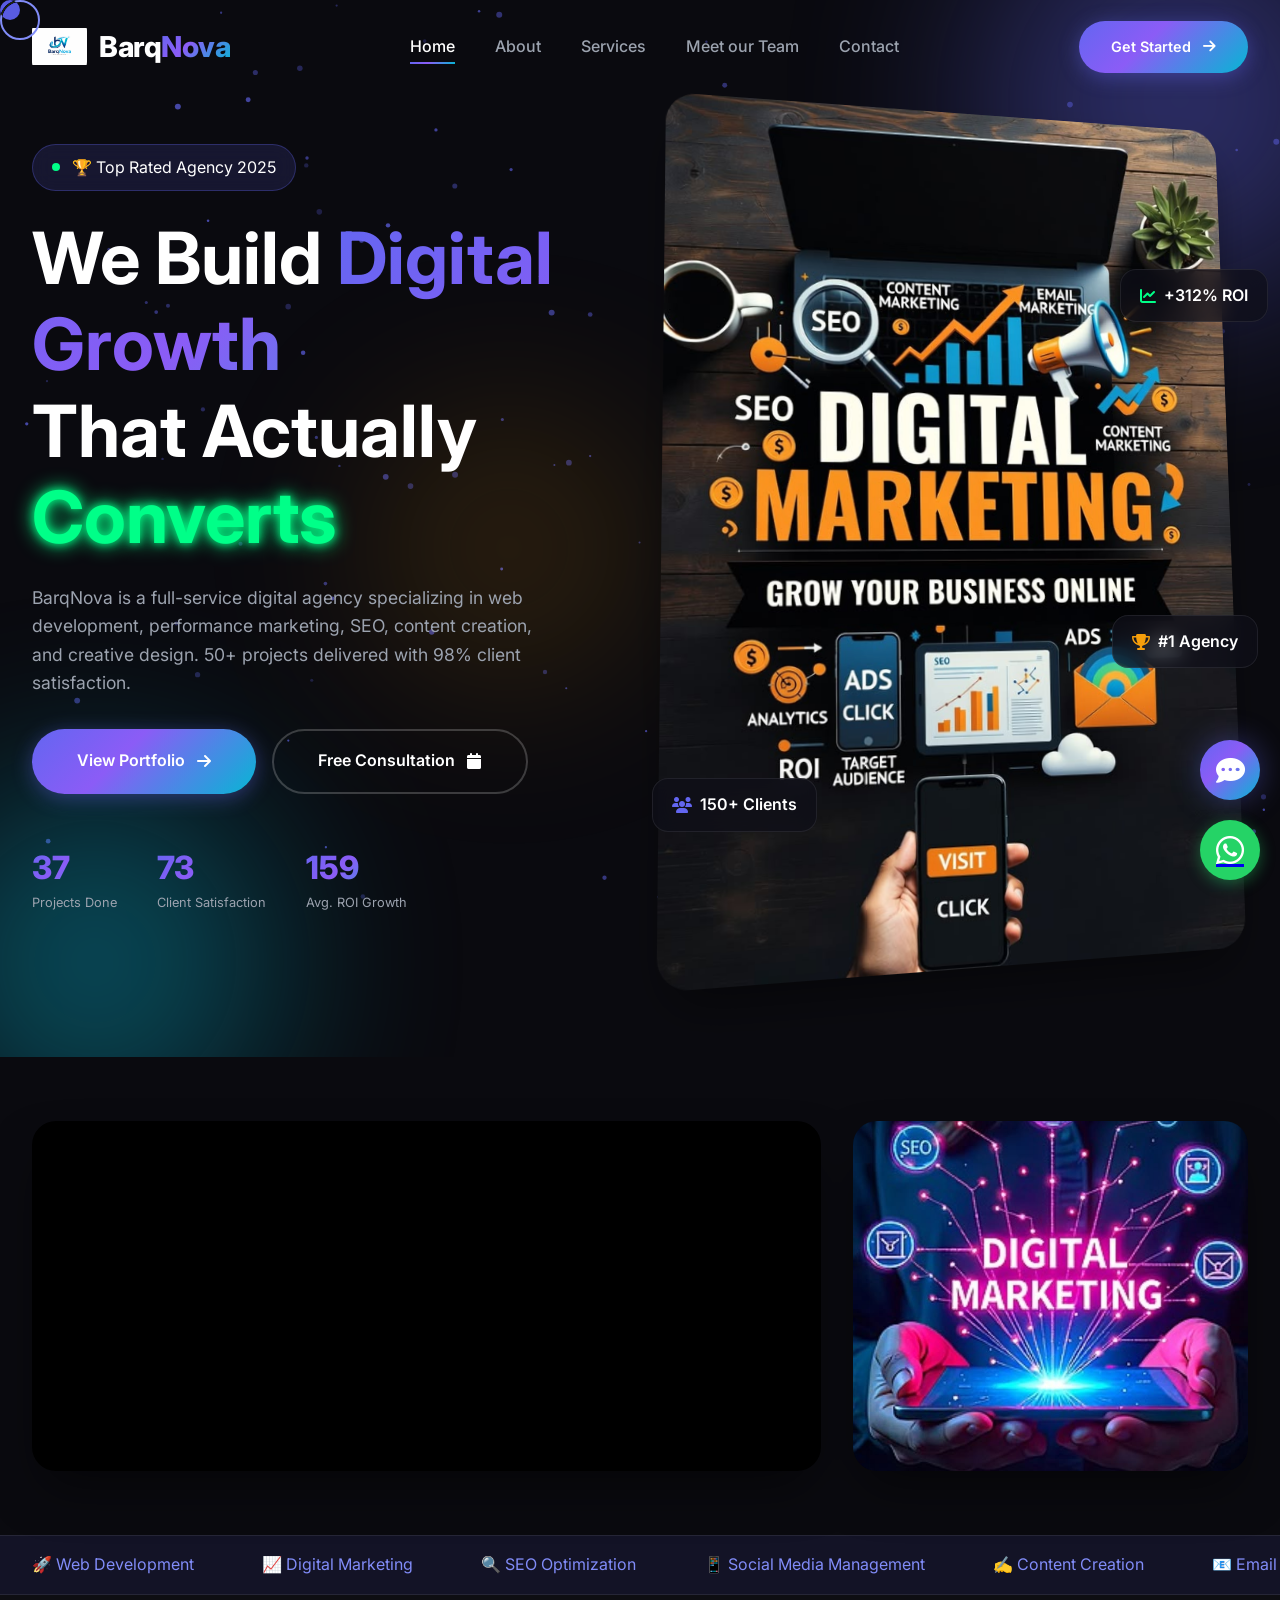
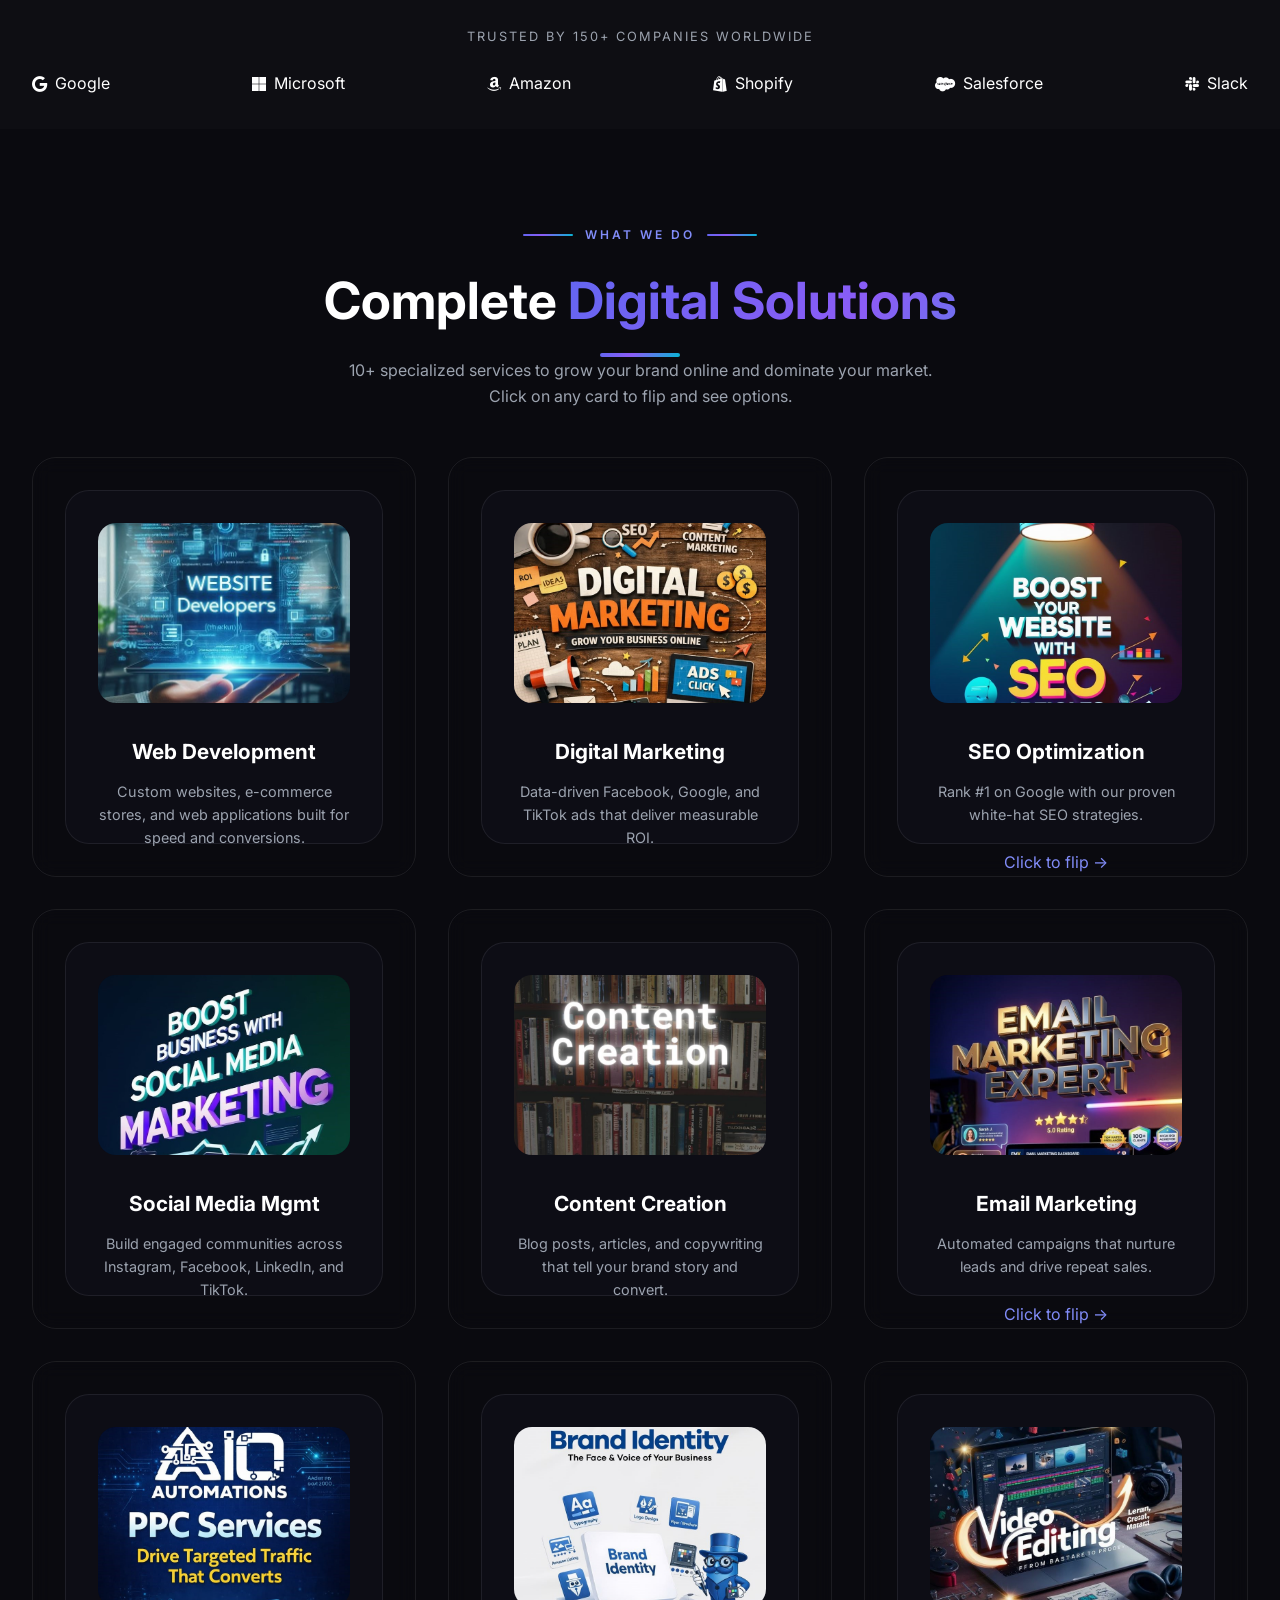
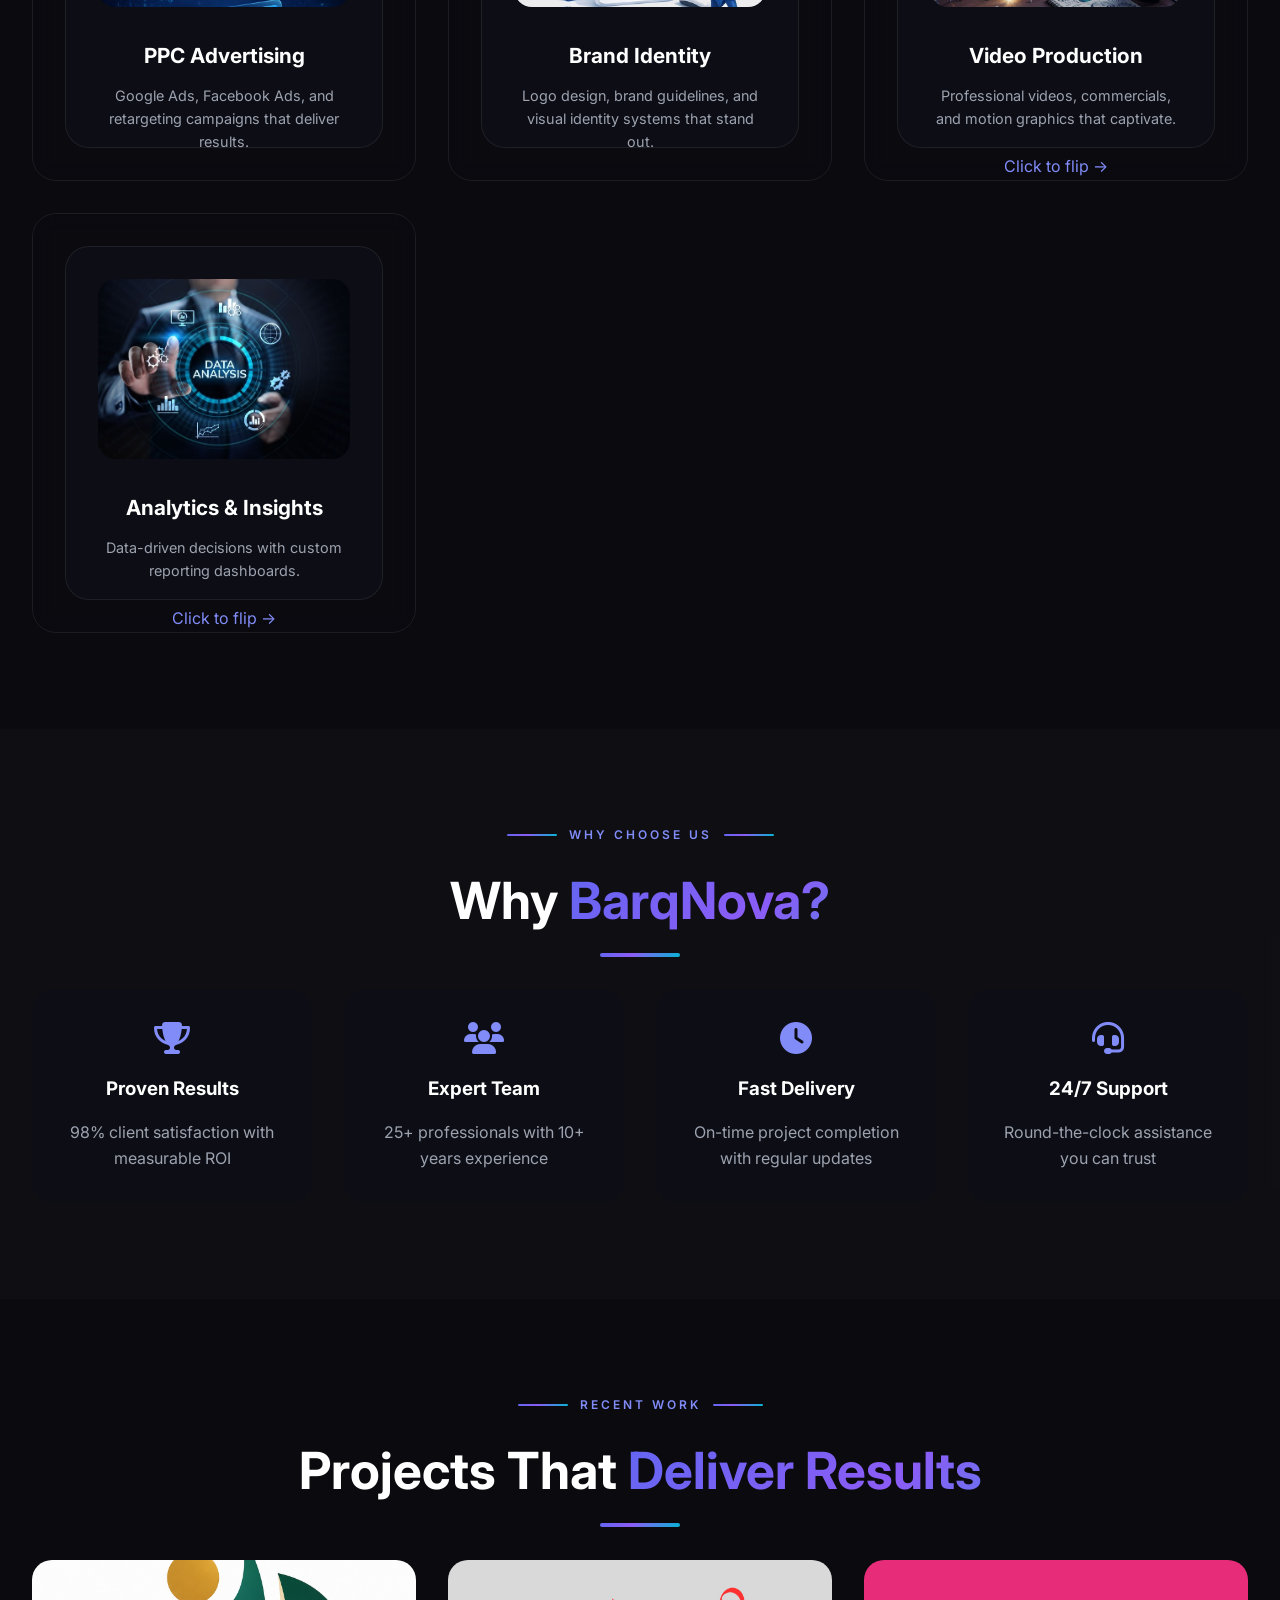
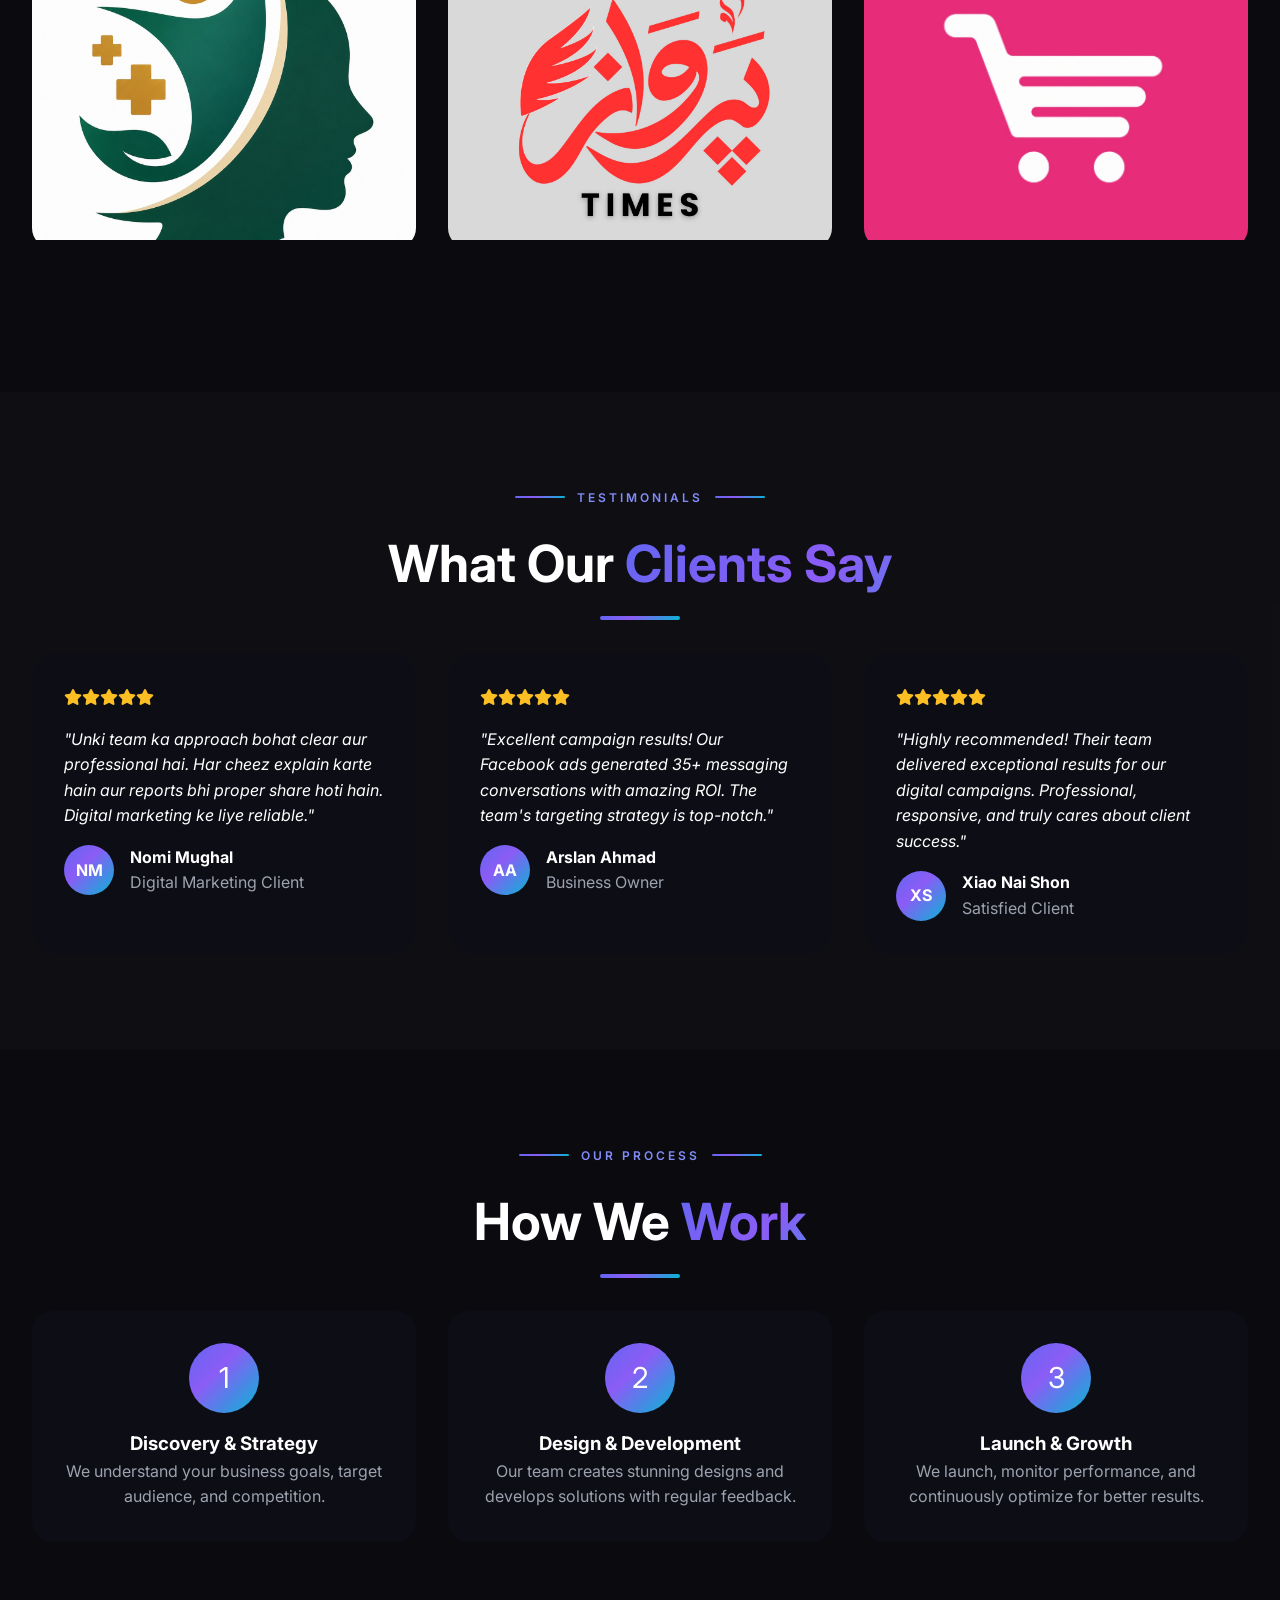
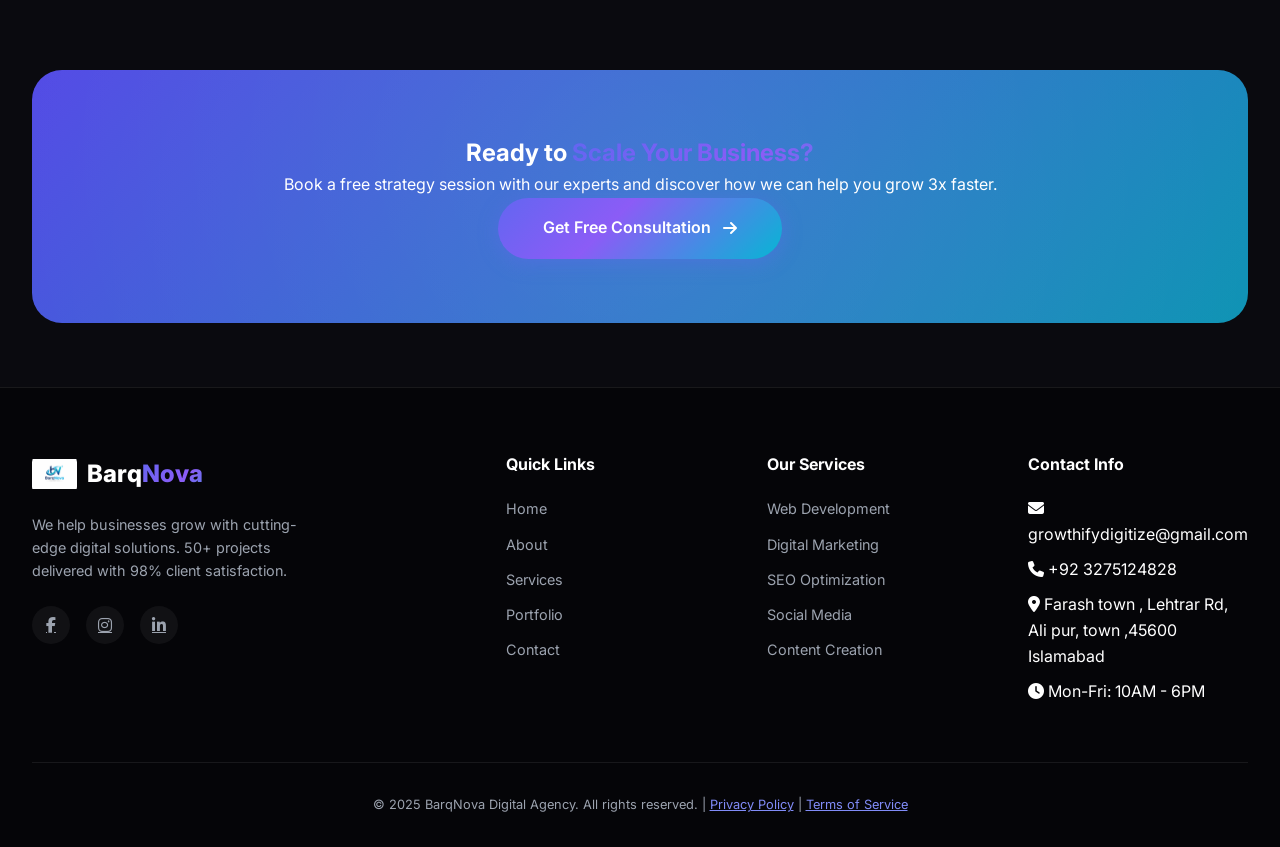
<file: index.html>
<!DOCTYPE html>
<html lang="en">
<head>
    <meta charset="UTF-8">
    <meta name="viewport" content="width=device-width, initial-scale=1.0">
    <title>BarqNova | Premium Digital Growth Agency</title>
    <!-- Favicon -->
    <!-- <link rel="icon" type="image/png" href="./static/logo.jpeg">
    <link rel="shortcut icon" href="./static/logo.jpeg"> -->
    <!-- Universal favicon that works everywhere -->
<link rel="icon" href="data:image/svg+xml,<svg xmlns='http://www.w3.org/2000/svg' viewBox='0 0 100 100'><text y='.9em' font-size='80' font-family='Arial'>BN</text><rect width='100' height='100' fill='%234361EE' rx='20'/><text x='50' y='68' text-anchor='middle' fill='white' font-weight='bold' font-size='50' font-family='Arial'>BN</text></svg>">
    <link rel="preconnect" href="https://fonts.googleapis.com">
    <link rel="preconnect" href="https://fonts.gstatic.com" crossorigin>
    <link href="https://fonts.googleapis.com/css2?family=Inter:opsz,wght@14..32,300;14..32,400;14..32,500;14..32,600;14..32,700;14..32,800;14..32,900&display=swap" rel="stylesheet">
    <link rel="stylesheet" href="https://cdnjs.cloudflare.com/ajax/libs/font-awesome/6.5.1/css/all.min.css">
    <link rel="stylesheet" href="style.css">
    <style>
        .marquee { background: rgba(99,102,241,0.1); padding: 1rem 0; overflow: hidden; white-space: nowrap; border-top: 1px solid var(--glass-border); border-bottom: 1px solid var(--glass-border); }
        .marquee-content { display: inline-block; animation: marquee 20s linear infinite; }
        .marquee-content span { margin: 0 2rem; color: var(--primary-light); }
        @keyframes marquee { 0% { transform: translateX(0); } 100% { transform: translateX(-50%); } }
        .showcase-grid { display: grid; grid-template-columns: repeat(3, 1fr); gap: 2rem; margin: 3rem 0; }
        .showcase-item { position: relative; border-radius: 20px; overflow: hidden; cursor: pointer; }
        .showcase-item img { width: 100%; height: 280px; object-fit: cover; transition: transform 0.5s; }
        .showcase-item:hover img { transform: scale(1.1); }
        .showcase-overlay { position: absolute; bottom: 0; left: 0; right: 0; background: linear-gradient(to top, rgba(0,0,0,0.9), transparent); padding: 2rem; transform: translateY(100%); transition: transform 0.3s; }
        .showcase-item:hover .showcase-overlay { transform: translateY(0); }
        
        /* Video Section Styles */
        .video-section {
            margin: 4rem 0;
        }
        .video-wrapper {
            display: grid;
            grid-template-columns: 2fr 1fr;
            gap: 2rem;
            align-items: center;
        }
        .video-container {
            position: relative;
            border-radius: 24px;
            overflow: hidden;
            box-shadow: var(--shadow-lg);
            background: #000;
            height: 350px;
        }
        .video-container video {
            width: 100%;
            height: 100%;
            object-fit: cover;
            display: block;
        }
        .side-image-container {
            border-radius: 24px;
            overflow: hidden;
            box-shadow: var(--shadow-lg);
            height: 350px;
        }
        .side-image-container img {
            width: 100%;
            height: 100%;
            object-fit: cover;
            transition: transform 0.5s;
        }
        .side-image-container:hover img {
            transform: scale(1.05);
        }
        
        /* Service Cards Flip Styles - Updated Image Size */
        .services-grid {
            display: grid;
            grid-template-columns: repeat(auto-fit, minmax(300px, 1fr));
            gap: 2rem;
            margin-top: 3rem;
        }
        .service-card {
            background: transparent;
            perspective: 1000px;
            cursor: pointer;
            height: 420px;
        }
        .service-card-inner {
            position: relative;
            width: 100%;
            height: 100%;
            text-align: center;
            transition: transform 0.6s;
            transform-style: preserve-3d;
        }
        .service-card.flipped .service-card-inner {
            transform: rotateY(180deg);
        }
        .service-card-front, .service-card-back {
            position: absolute;
            width: 100%;
            height: 100%;
            backface-visibility: hidden;
            border-radius: 24px;
            padding: 2rem;
            background: var(--glass);
            backdrop-filter: blur(10px);
            border: 1px solid var(--glass-border);
        }
        .service-card-back {
            transform: rotateY(180deg);
            background: var(--gradient-primary);
            display: flex;
            flex-direction: column;
            justify-content: center;
        }
        .service-card-back ul {
            list-style: none;
            margin: 1.5rem 0;
            text-align: left;
            padding-left: 1rem;
        }
        .service-card-back li {
            margin-bottom: 0.8rem;
            display: flex;
            align-items: center;
            gap: 0.5rem;
        }
        .service-card-back .btn-sm {
            padding: 0.6rem 1.2rem;
            font-size: 0.8rem;
            background: rgba(255,255,255,0.2);
            border: 1px solid rgba(255,255,255,0.3);
            margin-top: 1rem;
        }
        .service-card-back .btn-sm:hover {
            background: white;
            color: var(--primary);
        }
        /* Updated Image Size - Larger */
        .service-img {
            width: 100%;
            height: 180px;
            border-radius: 18px;
            object-fit: cover;
            margin-bottom: 1.5rem;
        }
        .service-card-front h3 {
            font-size: 1.3rem;
            margin-bottom: 0.75rem;
        }
        .service-card-front p {
            color: var(--light-gray);
            margin-bottom: 1.5rem;
            line-height: 1.6;
            font-size: 0.9rem;
        }
        
        /* Popup Menu Styles */
        .popup-overlay {
            position: fixed;
            top: 0;
            left: 0;
            width: 100%;
            height: 100%;
            background: rgba(0,0,0,0.8);
            backdrop-filter: blur(10px);
            z-index: 2000;
            display: none;
            justify-content: center;
            align-items: center;
        }
        .popup-menu {
            background: var(--glass);
            backdrop-filter: blur(20px);
            border-radius: 30px;
            padding: 2rem;
            max-width: 400px;
            width: 90%;
            text-align: center;
            border: 1px solid var(--glass-border);
            animation: popupSlide 0.3s ease;
        }
        @keyframes popupSlide {
            from { transform: translateY(-50px); opacity: 0; }
            to { transform: translateY(0); opacity: 1; }
        }
        .popup-menu h3 {
            font-size: 1.5rem;
            margin-bottom: 1rem;
        }
        .popup-buttons {
            display: flex;
            gap: 1rem;
            justify-content: center;
            margin-top: 1.5rem;
        }
        .popup-buttons .btn {
            padding: 0.6rem 1.2rem;
        }
        .close-popup {
            position: absolute;
            top: 20px;
            right: 20px;
            font-size: 1.5rem;
            cursor: pointer;
            color: white;
            background: rgba(255,255,255,0.2);
            width: 40px;
            height: 40px;
            border-radius: 50%;
            display: flex;
            align-items: center;
            justify-content: center;
            transition: all 0.3s;
        }
        .close-popup:hover {
            background: var(--primary);
            transform: rotate(90deg);
        }
        
        /* Header Logo Larger */
        .logo-img {
            width: 55px;
            height: 55px;
            object-fit: contain;
            border-radius: 12px;
        }
        .logo-text {
            font-size: 1.8rem;
            font-weight: 800;
        }
        
        /* Footer Logo Larger */
        .footer-logo-img {
            width: 45px;
            height: 45px;
            object-fit: contain;
            border-radius: 10px;
        }
        .footer-logo span {
            font-size: 1.5rem;
        }
        
        /* Particles Canvas Background */
        #particles-canvas {
            position: fixed;
            top: 0;
            left: 0;
            width: 100%;
            height: 100%;
            z-index: 0;
            pointer-events: none;
        }
        
        /* Custom Cursor Styles */
        .cursor {
            width: 20px;
            height: 20px;
            background: var(--primary);
            border-radius: 50%;
            position: fixed;
            pointer-events: none;
            z-index: 9999;
            mix-blend-mode: difference;
            transition: transform 0.2s ease;
        }
        
        .cursor-follower {
            width: 40px;
            height: 40px;
            border: 2px solid var(--primary-light);
            border-radius: 50%;
            position: fixed;
            pointer-events: none;
            z-index: 9998;
            transition: transform 0.3s ease;
        }
        
        @media (max-width: 768px) {
            .video-wrapper { grid-template-columns: 1fr; }
            .video-container, .side-image-container { height: 250px; }
            .showcase-grid { grid-template-columns: 1fr; }
            .services-grid { grid-template-columns: 1fr; }
            .logo-img { width: 40px; height: 40px; }
            .logo-text { font-size: 1.3rem; }
            .cursor, .cursor-follower { display: none; }
        }
    </style>
</head>
<body>

<!-- Particles Canvas Background -->
<canvas id="particles-canvas"></canvas>

<!-- Custom Cursor Elements -->
<div class="cursor"></div>
<div class="cursor-follower"></div>

<!-- Popup Menu -->
<div id="popupOverlay" class="popup-overlay">
    <div class="close-popup" id="closePopup"><i class="fas fa-times"></i></div>
    <div class="popup-menu" id="popupMenu">
        <h3 id="popupTitle">Service Menu</h3>
        <p id="popupDesc">Choose an option to proceed</p>
        <div class="popup-buttons">
            <a href="#" id="popupLearnMore" class="btn btn-outline">Learn More</a>
            <a href="contact.html" id="popupGetQuote" class="btn btn-primary">Get Quote</a>
        </div>
    </div>
</div>

<!-- AI Chat Bot Widget -->
<div id="aiChatbot">
    <div id="chatToggle">
        <i class="fas fa-comment-dots"></i>
    </div>
    <div id="chatWindow" style="display: none;">
        <div style="background: var(--gradient-primary); padding: 1rem; display: flex; justify-content: space-between; align-items: center;">
            <span><i class="fas fa-robot"></i> BarqNova AI Assistant</span>
            <span id="closeChat" style="cursor: pointer;"><i class="fas fa-times"></i></span>
        </div>
        <div id="chatMessages" style="height: 300px; overflow-y: auto; padding: 1rem;">
            <div style="margin-bottom: 1rem;"><span style="background: var(--primary); padding: 0.5rem 1rem; border-radius: 15px; display: inline-block;">Hello! How can I help you today?</span></div>
        </div>
        <div style="padding: 1rem; border-top: 1px solid var(--glass-border); display: flex; gap: 0.5rem;">
            <input type="text" id="chatInput" placeholder="Ask me anything..." style="flex: 1; padding: 0.8rem; background: rgba(0,0,0,0.3); border: 1px solid var(--glass-border); border-radius: 25px; color: white;">
            <button id="sendChat" style="background: var(--primary); border: none; border-radius: 50%; width: 40px; height: 40px; cursor: pointer;"><i class="fas fa-paper-plane" style="color: white;"></i></button>
        </div>
    </div>
</div>

<!-- WhatsApp Button -->
<a href="https://wa.me/923275124828" target="_blank" id="whatsappBtn">
    <i class="fab fa-whatsapp"></i>
</a>

<header class="header" id="header">
    <div class="header-container">
        <a href="index.html" class="logo">
            <img src="./static/logo.jpeg" alt="BarqNova Logo" class="logo-img">
            <span class="logo-text">Barq<span>Nova</span></span>
        </a>
        <nav class="nav" id="nav">
            <ul class="nav-list">
                <li><a href="index.html" class="nav-link active">Home</a></li>
                <li><a href="about.html" class="nav-link">About</a></li>
                <li><a href="services.html" class="nav-link">Services</a></li>
                <li><a href="portfolio.html" class="nav-link">Meet our Team </a></li>
                <li><a href="contact.html" class="nav-link">Contact</a></li>
            </ul>
        </nav>
        <a href="contact.html" class="btn btn-primary">Get Started <i class="fas fa-arrow-right"></i></a>
        <button class="mobile-toggle" id="mobileToggle">
            <span></span><span></span><span></span>
        </button>
    </div>
</header>

<main>
    <section class="hero">
        <div class="hero-bg">
            <div class="hero-orb orb-1"></div>
            <div class="hero-orb orb-2"></div>
            <div class="hero-orb orb-3"></div>
        </div>
        <div class="container hero-container">
            <div class="hero-content reveal">
                <div class="hero-badge"><span class="badge-dot"></span><span>🏆 Top Rated Agency 2025</span></div>
                <h1 class="hero-title">We Build <span class="gradient-text">Digital Growth</span><br>That Actually <span class="neon-text">Converts</span></h1>
                <p class="hero-desc">BarqNova is a full-service digital agency specializing in web development, performance marketing, SEO, content creation, and creative design. 50+ projects delivered with 98% client satisfaction.</p>
                <div class="hero-buttons">
                    <a href="portfolio.html" class="btn btn-primary btn-large">View Portfolio <i class="fas fa-arrow-right"></i></a>
                    <a href="contact.html" class="btn btn-outline btn-large">Free Consultation <i class="fas fa-calendar"></i></a>
                </div>
                <div class="hero-stats">
                    <div class="stat-item"><div class="stat-number counter" data-target="50">0</div><div class="stat-label">Projects Done</div></div>
                    <div class="stat-item"><div class="stat-number counter" data-target="98">0</div><div class="stat-label">Client Satisfaction</div></div>
                    <div class="stat-item"><div class="stat-number counter" data-target="212">0</div><div class="stat-label">Avg. ROI Growth</div></div>
                </div>
            </div>
            <div class="hero-image reveal">
                <img class="image-3d" src="./static/Digital Marketing.jpg" alt="Digital Agency Team">
                <div class="floating-card floating-1"><i class="fas fa-chart-line" style="color:#00ff88"></i><span>+312% ROI</span></div>
                <div class="floating-card floating-2"><i class="fas fa-users" style="color:#6366f1"></i><span>150+ Clients</span></div>
                <div class="floating-card floating-3"><i class="fas fa-trophy" style="color:#f59e0b"></i><span>#1 Agency</span></div>
            </div>
        </div>
    </section>

    <!-- Video Section -->
    <div class="container video-section">
        <div class="video-wrapper">
            <div class="video-container">
                <video autoplay muted loop playsinline>
                    <source src="https://assets.mixkit.co/videos/preview/mixkit-typography-of-a-digital-website-36989-large.mp4" type="video/mp4">
                    <iframe src="https://assets.pinterest.com/ext/embed.html?id=859695016382847287" height="445" width="345" frameborder="0" scrolling="no" ></iframe>
                </video>
            </div>
            <div class="side-image-container">
                <img src="./static/Digital Marketing-sidelogo.jpg" alt="Our Team Working">
            </div>
        </div>
    </div>

    <div class="marquee">
        <div class="marquee-content">
            <span>🚀 Web Development</span> <span>📈 Digital Marketing</span> <span>🔍 SEO Optimization</span>
            <span>📱 Social Media Management</span> <span>✍️ Content Creation</span> <span>📧 Email Marketing</span>
            <span>🎯 PPC Advertising</span> <span>🎨 Brand Identity</span> <span>🎬 Video Production</span>
            <span>📊 Analytics</span> <span>🚀 Web Development</span> <span>📈 Digital Marketing</span>
        </div>
    </div>

    <section style="background: rgba(255,255,255,0.02); padding: 2rem 0;">
        <div class="container">
            <p style="text-align: center; color: var(--light-gray); font-size: 0.8rem; letter-spacing: 2px;">TRUSTED BY 150+ COMPANIES WORLDWIDE</p>
            <div style="display: flex; justify-content: space-between; flex-wrap: wrap; gap: 2rem; margin-top: 1.5rem;">
                <div style="display: flex; align-items: center; gap: 0.5rem;"><i class="fab fa-google"></i> Google</div>
                <div style="display: flex; align-items: center; gap: 0.5rem;"><i class="fab fa-microsoft"></i> Microsoft</div>
                <div style="display: flex; align-items: center; gap: 0.5rem;"><i class="fab fa-amazon"></i> Amazon</div>
                <div style="display: flex; align-items: center; gap: 0.5rem;"><i class="fab fa-shopify"></i> Shopify</div>
                <div style="display: flex; align-items: center; gap: 0.5rem;"><i class="fab fa-salesforce"></i> Salesforce</div>
                <div style="display: flex; align-items: center; gap: 0.5rem;"><i class="fab fa-slack"></i> Slack</div>
            </div>
        </div>
    </section>

    <section id="services">
        <div class="container">
            <div class="section-badge"><span class="badge-line"></span><span class="badge-text">What We Do</span><span class="badge-line"></span></div>
            <h2 class="section-title">Complete <span class="gradient-text">Digital Solutions</span></h2>
            <p style="text-align: center; color: var(--light-gray); max-width: 600px; margin: 0 auto 2rem;">10+ specialized services to grow your brand online and dominate your market. Click on any card to flip and see options.</p>
            
            <div class="services-grid" id="servicesGrid">
                <div class="service-card" data-service="web" data-name="Web Development" data-link="service-detail.html?service=web">
                    <div class="service-card-inner">
                        <div class="service-card-front">
                            <img src="./static/Website Development.jpg" alt="Web Development" class="service-img">
                            <h3>Web Development</h3>
                            <p>Custom websites, e-commerce stores, and web applications built for speed and conversions.</p>
                            <span style="color: var(--primary-light);">Click to flip →</span>
                        </div>
                        <div class="service-card-back">
                            <h3>Web Development</h3>
                            <ul>
                                <li><i class="fas fa-check-circle"></i> Responsive Design</li>
                                <li><i class="fas fa-check-circle"></i> SEO Optimized</li>
                                <li><i class="fas fa-check-circle"></i> E-commerce Ready</li>
                                <li><i class="fas fa-check-circle"></i> 24/7 Support</li>
                            </ul>
                            <button class="btn btn-sm btn-outline service-action-btn" data-service="web">Options →</button>
                        </div>
                    </div>
                </div>
                <div class="service-card" data-service="marketing" data-name="Digital Marketing" data-link="service-detail.html?service=marketing">
                    <div class="service-card-inner">
                        <div class="service-card-front">
                            <img src="./static/Digital Marketing card.jpg" alt="Digital Marketing" class="service-img">
                            <h3>Digital Marketing</h3>
                            <p>Data-driven Facebook, Google, and TikTok ads that deliver measurable ROI.</p>
                            <span style="color: var(--primary-light);">Click to flip →</span>
                        </div>
                        <div class="service-card-back">
                            <h3>Digital Marketing</h3>
                            <ul>
                                <li><i class="fas fa-check-circle"></i> PPC Campaigns</li>
                                <li><i class="fas fa-check-circle"></i> Social Media Ads</li>
                                <li><i class="fas fa-check-circle"></i> Email Marketing</li>
                                <li><i class="fas fa-check-circle"></i> Analytics Reporting</li>
                            </ul>
                            <button class="btn btn-sm btn-outline service-action-btn" data-service="marketing">Options →</button>
                        </div>
                    </div>
                </div>
                <div class="service-card" data-service="seo" data-name="SEO Optimization" data-link="service-detail.html?service=seo">
                    <div class="service-card-inner">
                        <div class="service-card-front">
                            <img src="./static/SEO Optimization card.jpg" alt="SEO" class="service-img">
                            <h3>SEO Optimization</h3>
                            <p>Rank #1 on Google with our proven white-hat SEO strategies.</p>
                            <span style="color: var(--primary-light);">Click to flip →</span>
                        </div>
                        <div class="service-card-back">
                            <h3>SEO Optimization</h3>
                            <ul>
                                <li><i class="fas fa-check-circle"></i> Keyword Research</li>
                                <li><i class="fas fa-check-circle"></i> On-Page SEO</li>
                                <li><i class="fas fa-check-circle"></i> Link Building</li>
                                <li><i class="fas fa-check-circle"></i> Technical Audits</li>
                            </ul>
                            <button class="btn btn-sm btn-outline service-action-btn" data-service="seo">Options →</button>
                        </div>
                    </div>
                </div>
                <div class="service-card" data-service="social" data-name="Social Media Management" data-link="service-detail.html?service=social">
                    <div class="service-card-inner">
                        <div class="service-card-front">
                            <img src="./static/Social Media Marketing card.jpg" alt="Social Media" class="service-img">
                            <h3>Social Media Mgmt</h3>
                            <p>Build engaged communities across Instagram, Facebook, LinkedIn, and TikTok.</p>
                            <span style="color: var(--primary-light);">Click to flip →</span>
                        </div>
                        <div class="service-card-back">
                            <h3>Social Media Mgmt</h3>
                            <ul>
                                <li><i class="fas fa-check-circle"></i> Content Strategy</li>
                                <li><i class="fas fa-check-circle"></i> Community Management</li>
                                <li><i class="fas fa-check-circle"></i> Paid Ads</li>
                                <li><i class="fas fa-check-circle"></i> Analytics</li>
                            </ul>
                            <button class="btn btn-sm btn-outline service-action-btn" data-service="social">Options →</button>
                        </div>
                    </div>
                </div>
                <div class="service-card" data-service="content" data-name="Content Creation" data-link="service-detail.html?service=content">
                    <div class="service-card-inner">
                        <div class="service-card-front">
                            <img src="./static/Content Creation card.jpg" alt="Content Creation" class="service-img">
                            <h3>Content Creation</h3>
                            <p>Blog posts, articles, and copywriting that tell your brand story and convert.</p>
                            <span style="color: var(--primary-light);">Click to flip →</span>
                        </div>
                        <div class="service-card-back">
                            <h3>Content Creation</h3>
                            <ul>
                                <li><i class="fas fa-check-circle"></i> Blog Writing</li>
                                <li><i class="fas fa-check-circle"></i> Copywriting</li>
                                <li><i class="fas fa-check-circle"></i> Video Scripts</li>
                                <li><i class="fas fa-check-circle"></i> Newsletter Content</li>
                            </ul>
                            <button class="btn btn-sm btn-outline service-action-btn" data-service="content">Options →</button>
                        </div>
                    </div>
                </div>
                <div class="service-card" data-service="email" data-name="Email Marketing" data-link="service-detail.html?service=email">
                    <div class="service-card-inner">
                        <div class="service-card-front">
                            <img src="./static/Email Marketing Expert card.jpg" alt="Email Marketing" class="service-img">
                            <h3>Email Marketing</h3>
                            <p>Automated campaigns that nurture leads and drive repeat sales.</p>
                            <span style="color: var(--primary-light);">Click to flip →</span>
                        </div>
                        <div class="service-card-back">
                            <h3>Email Marketing</h3>
                            <ul>
                                <li><i class="fas fa-check-circle"></i> Campaign Strategy</li>
                                <li><i class="fas fa-check-circle"></i> Automation Workflows</li>
                                <li><i class="fas fa-check-circle"></i> A/B Testing</li>
                                <li><i class="fas fa-check-circle"></i> Analytics</li>
                            </ul>
                            <button class="btn btn-sm btn-outline service-action-btn" data-service="email">Options →</button>
                        </div>
                    </div>
                </div>
                <div class="service-card" data-service="ppc" data-name="PPC Advertising" data-link="service-detail.html?service=ppc">
                    <div class="service-card-inner">
                        <div class="service-card-front">
                            <img src="./static/PPC Services card.jpg" alt="PPC" class="service-img">
                            <h3>PPC Advertising</h3>
                            <p>Google Ads, Facebook Ads, and retargeting campaigns that deliver results.</p>
                            <span style="color: var(--primary-light);">Click to flip →</span>
                        </div>
                        <div class="service-card-back">
                            <h3>PPC Advertising</h3>
                            <ul>
                                <li><i class="fas fa-check-circle"></i> Google Ads</li>
                                <li><i class="fas fa-check-circle"></i> Facebook Ads</li>
                                <li><i class="fas fa-check-circle"></i> Retargeting</li>
                                <li><i class="fas fa-check-circle"></i> ROI Optimization</li>
                            </ul>
                            <button class="btn btn-sm btn-outline service-action-btn" data-service="ppc">Options →</button>
                        </div>
                    </div>
                </div>
                <div class="service-card" data-service="branding" data-name="Brand Identity" data-link="service-detail.html?service=branding">
                    <div class="service-card-inner">
                        <div class="service-card-front">
                            <img src="./static/Brand Identity card.jpg" alt="Branding" class="service-img">
                            <h3>Brand Identity</h3>
                            <p>Logo design, brand guidelines, and visual identity systems that stand out.</p>
                            <span style="color: var(--primary-light);">Click to flip →</span>
                        </div>
                        <div class="service-card-back">
                            <h3>Brand Identity</h3>
                            <ul>
                                <li><i class="fas fa-check-circle"></i> Logo Design</li>
                                <li><i class="fas fa-check-circle"></i> Brand Guidelines</li>
                                <li><i class="fas fa-check-circle"></i> Color Palette</li>
                                <li><i class="fas fa-check-circle"></i> Typography</li>
                            </ul>
                            <button class="btn btn-sm btn-outline service-action-btn" data-service="branding">Options →</button>
                        </div>
                    </div>
                </div>
                <div class="service-card" data-service="video" data-name="Video Production" data-link="service-detail.html?service=video">
                    <div class="service-card-inner">
                        <div class="service-card-front">
                            <img src="./static/Video Production card.jpg" alt="Video" class="service-img">
                            <h3>Video Production</h3>
                            <p>Professional videos, commercials, and motion graphics that captivate.</p>
                            <span style="color: var(--primary-light);">Click to flip →</span>
                        </div>
                        <div class="service-card-back">
                            <h3>Video Production</h3>
                            <ul>
                                <li><i class="fas fa-check-circle"></i> Explainer Videos</li>
                                <li><i class="fas fa-check-circle"></i> Commercials</li>
                                <li><i class="fas fa-check-circle"></i> Motion Graphics</li>
                                <li><i class="fas fa-check-circle"></i> Social Media Videos</li>
                            </ul>
                            <button class="btn btn-sm btn-outline service-action-btn" data-service="video">Options →</button>
                        </div>
                    </div>
                </div>
                <div class="service-card" data-service="analytics" data-name="Analytics & Insights" data-link="service-detail.html?service=analytics">
                    <div class="service-card-inner">
                        <div class="service-card-front">
                            <img src="./static/Analytics.jpg" alt="Analytics" class="service-img">
                            <h3>Analytics & Insights</h3>
                            <p>Data-driven decisions with custom reporting dashboards.</p>
                            <span style="color: var(--primary-light);">Click to flip →</span>
                        </div>
                        <div class="service-card-back">
                            <h3>Analytics & Insights</h3>
                            <ul>
                                <li><i class="fas fa-check-circle"></i> Google Analytics Setup</li>
                                <li><i class="fas fa-check-circle"></i> Custom Dashboards</li>
                                <li><i class="fas fa-check-circle"></i> Conversion Tracking</li>
                                <li><i class="fas fa-check-circle"></i> Monthly Reports</li>
                            </ul>
                            <button class="btn btn-sm btn-outline service-action-btn" data-service="analytics">Options →</button>
                        </div>
                    </div>
                </div>
            </div>
        </div>
    </section>

    <section style="background: rgba(255,255,255,0.02);">
        <div class="container">
            <div class="section-badge"><span class="badge-line"></span><span class="badge-text">Why Choose Us</span><span class="badge-line"></span></div>
            <h2 class="section-title">Why <span class="gradient-text">BarqNova?</span></h2>
            <div style="display: grid; grid-template-columns: repeat(4, 1fr); gap: 2rem; margin-top: 3rem;">
                <div style="text-align: center; padding: 2rem; background: var(--glass); border-radius: 20px;"><i class="fas fa-trophy" style="font-size: 2rem; color: var(--primary-light);"></i><h3 style="margin: 1rem 0;">Proven Results</h3><p style="color: var(--light-gray);">98% client satisfaction with measurable ROI</p></div>
                <div style="text-align: center; padding: 2rem; background: var(--glass); border-radius: 20px;"><i class="fas fa-users" style="font-size: 2rem; color: var(--primary-light);"></i><h3 style="margin: 1rem 0;">Expert Team</h3><p style="color: var(--light-gray);">25+ professionals with 10+ years experience</p></div>
                <div style="text-align: center; padding: 2rem; background: var(--glass); border-radius: 20px;"><i class="fas fa-clock" style="font-size: 2rem; color: var(--primary-light);"></i><h3 style="margin: 1rem 0;">Fast Delivery</h3><p style="color: var(--light-gray);">On-time project completion with regular updates</p></div>
                <div style="text-align: center; padding: 2rem; background: var(--glass); border-radius: 20px;"><i class="fas fa-headset" style="font-size: 2rem; color: var(--primary-light);"></i><h3 style="margin: 1rem 0;">24/7 Support</h3><p style="color: var(--light-gray);">Round-the-clock assistance you can trust</p></div>
            </div>
        </div>
    </section>

    <section id="portfolio">
        <div class="container">
            <div class="section-badge"><span class="badge-line"></span><span class="badge-text">Recent Work</span><span class="badge-line"></span></div>
            <h2 class="section-title">Projects That <span class="gradient-text">Deliver Results</span></h2>
            <div class="showcase-grid">
                <div class="showcase-item"><img src="./static/palor.jpeg" alt="Project 1"><div class="showcase-overlay"><h3>LuxeStyle Fashion</h3><p>E-commerce + TikTok Ads</p><span style="color: #10b981;">+312% ROI</span></div></div>
                <div class="showcase-item"><img src="./static/parwaz.jpeg" alt="Project 2"><div class="showcase-overlay"><h3>Finwise AI</h3><p>SaaS Marketing</p><span style="color: #10b981;">+400% Traffic</span></div></div>
                <div class="showcase-item"><img src="./static/cart.jpeg" alt="Project 3"><div class="showcase-overlay"><h3>Burger House</h3><p>Local SEO</p><span style="color: #10b981;">+200% Foot Traffic</span></div></div>
            </div>
        </div>
    </section>

    <section style="background: rgba(255,255,255,0.02);">
        <div class="container">
            <div class="section-badge"><span class="badge-line"></span><span class="badge-text">Testimonials</span><span class="badge-line"></span></div>
            <h2 class="section-title">What Our <span class="gradient-text">Clients Say</span></h2>
            <div style="display: grid; grid-template-columns: repeat(3, 1fr); gap: 2rem; margin-top: 3rem;">
                <!-- Real Client Review 1 - Nomi Mughal -->
                <div style="background: var(--glass); border-radius: 24px; padding: 2rem;">
                    <div style="color: #fbbf24; margin-bottom: 1rem;">
                        <i class="fas fa-star"></i><i class="fas fa-star"></i><i class="fas fa-star"></i><i class="fas fa-star"></i><i class="fas fa-star"></i>
                    </div>
                    <p style="font-style: italic;">"Unki team ka approach bohat clear aur professional hai. Har cheez explain karte hain aur reports bhi proper share hoti hain. Digital marketing ke liye reliable."</p>
                    <div style="display: flex; align-items: center; gap: 1rem; margin-top: 1rem;">
                        <div style="width: 50px; height: 50px; background: var(--gradient-primary); border-radius: 50%; display: flex; align-items: center; justify-content: center;">
                            <span style="font-weight: bold;">NM</span>
                        </div>
                        <div>
                            <h4>Nomi Mughal</h4>
                            <p style="color: var(--light-gray);">Digital Marketing Client</p>
                        </div>
                    </div>
                </div>
                <!-- Real Client Review 2 - Arslan Ahmad Campaign Results -->
                <div style="background: var(--glass); border-radius: 24px; padding: 2rem;">
                    <div style="color: #fbbf24; margin-bottom: 1rem;">
                        <i class="fas fa-star"></i><i class="fas fa-star"></i><i class="fas fa-star"></i><i class="fas fa-star"></i><i class="fas fa-star"></i>
                    </div>
                    <p style="font-style: italic;">"Excellent campaign results! Our Facebook ads generated 35+ messaging conversations with amazing ROI. The team's targeting strategy is top-notch."</p>
                    <div style="display: flex; align-items: center; gap: 1rem; margin-top: 1rem;">
                        <div style="width: 50px; height: 50px; background: var(--gradient-primary); border-radius: 50%; display: flex; align-items: center; justify-content: center;">
                            <span style="font-weight: bold;">AA</span>
                        </div>
                        <div>
                            <h4>Arslan Ahmad</h4>
                            <p style="color: var(--light-gray);">Business Owner</p>
                        </div>
                    </div>
                </div>
                <!-- Real Client Review 3 - General Client -->
                <div style="background: var(--glass); border-radius: 24px; padding: 2rem;">
                    <div style="color: #fbbf24; margin-bottom: 1rem;">
                        <i class="fas fa-star"></i><i class="fas fa-star"></i><i class="fas fa-star"></i><i class="fas fa-star"></i><i class="fas fa-star"></i>
                    </div>
                    <p style="font-style: italic;">"Highly recommended! Their team delivered exceptional results for our digital campaigns. Professional, responsive, and truly cares about client success."</p>
                    <div style="display: flex; align-items: center; gap: 1rem; margin-top: 1rem;">
                        <div style="width: 50px; height: 50px; background: var(--gradient-primary); border-radius: 50%; display: flex; align-items: center; justify-content: center;">
                            <span style="font-weight: bold;">XS</span>
                        </div>
                        <div>
                            <h4>Xiao Nai Shon</h4>
                            <p style="color: var(--light-gray);">Satisfied Client</p>
                        </div>
                    </div>
                </div>
            </div>
        </div>
    </section>

    <section>
        <div class="container">
            <div class="section-badge"><span class="badge-line"></span><span class="badge-text">Our Process</span><span class="badge-line"></span></div>
            <h2 class="section-title">How We <span class="gradient-text">Work</span></h2>
            <div style="display: grid; grid-template-columns: repeat(3, 1fr); gap: 2rem; margin-top: 3rem;">
                <div style="text-align: center; padding: 2rem; background: var(--glass); border-radius: 20px;"><div style="width: 70px; height: 70px; background: var(--gradient-primary); border-radius: 50%; display: flex; align-items: center; justify-content: center; font-size: 1.8rem; margin: 0 auto 1rem;">1</div><h3>Discovery & Strategy</h3><p style="color: var(--light-gray);">We understand your business goals, target audience, and competition.</p></div>
                <div style="text-align: center; padding: 2rem; background: var(--glass); border-radius: 20px;"><div style="width: 70px; height: 70px; background: var(--gradient-primary); border-radius: 50%; display: flex; align-items: center; justify-content: center; font-size: 1.8rem; margin: 0 auto 1rem;">2</div><h3>Design & Development</h3><p style="color: var(--light-gray);">Our team creates stunning designs and develops solutions with regular feedback.</p></div>
                <div style="text-align: center; padding: 2rem; background: var(--glass); border-radius: 20px;"><div style="width: 70px; height: 70px; background: var(--gradient-primary); border-radius: 50%; display: flex; align-items: center; justify-content: center; font-size: 1.8rem; margin: 0 auto 1rem;">3</div><h3>Launch & Growth</h3><p style="color: var(--light-gray);">We launch, monitor performance, and continuously optimize for better results.</p></div>
            </div>
        </div>
    </section>

    <div class="container">
        <div class="cta-section">
            <h2>Ready to <span class="gradient-text">Scale Your Business?</span></h2>
            <p>Book a free strategy session with our experts and discover how we can help you grow 3x faster.</p>
            <a href="contact.html" class="btn btn-primary btn-large">Get Free Consultation <i class="fas fa-arrow-right"></i></a>
        </div>
    </div>
</main>

<footer class="footer">
    <div class="container">
        <div class="footer-grid">
            <div>
                <a href="index.html" class="footer-logo">
                    <img src="./static/logo.jpeg" alt="Logo" class="footer-logo-img">
                    <span>Barq<span class="gradient-text">Nova</span></span>
                </a>
                <p class="footer-desc">We help businesses grow with cutting-edge digital solutions. 50+ projects delivered with 98% client satisfaction.</p>
                <div class="footer-social">
                    <a href="https://www.facebook.com/share/1B7BiNUmZX/"><i class="fab fa-facebook-f"></i></a>
                    <!-- <a href="#"><i class="fab fa-twitter"></i></a> -->
                    <a href="https://www.instagram.com/barqnova1122?igsh=YnR5NGVvNzl1dnQy"><i class="fab fa-instagram"></i></a>
                    <a href="https://www.linkedin.com/in/aqsa-iqbal-813996344?utm_source=share&utm_campaign=share_via&utm_content=profile&utm_medium=android_app"><i class="fab fa-linkedin-in"></i></a>
                    <!-- <a href="#"><i class="fab fa-youtube"></i></a> -->
                </div>
            </div>
            <div class="footer-links"><h4>Quick Links</h4><ul><li><a href="index.html">Home</a></li><li><a href="about.html">About</a></li><li><a href="services.html">Services</a></li><li><a href="portfolio.html">Portfolio</a></li><li><a href="contact.html">Contact</a></li></ul></div>
            <div class="footer-links"><h4>Our Services</h4><ul><li><a href="service-detail.html?service=web">Web Development</a></li><li><a href="service-detail.html?service=marketing">Digital Marketing</a></li><li><a href="service-detail.html?service=seo">SEO Optimization</a></li><li><a href="service-detail.html?service=social">Social Media</a></li><li><a href="service-detail.html?service=content">Content Creation</a></li></ul></div>
            <div class="footer-links"><h4>Contact Info</h4><ul><li><i class="fas fa-envelope"></i> growthifydigitize@gmail.com</li><li><i class="fas fa-phone"></i> +92 3275124828</li><li><i class="fas fa-map-marker-alt"></i> Farash town , Lehtrar Rd, Ali pur, town ,45600 Islamabad</li><li><i class="fas fa-clock"></i> Mon-Fri: 10AM - 6PM</li></ul></div>
        </div>
        <div class="footer-bottom"><p>&copy; 2025 BarqNova Digital Agency. All rights reserved. | <a href="#" style="color: var(--primary-light);">Privacy Policy</a> | <a href="#" style="color: var(--primary-light);">Terms of Service</a></p></div>
    </div>
</footer>

<button class="back-to-top" id="backToTop"><i class="fas fa-arrow-up"></i></button>

<script>
    // Custom Cursor Animation
    (function() {
        const cursor = document.querySelector('.cursor');
        const follower = document.querySelector('.cursor-follower');
        
        if (!cursor || !follower) return;
        
        document.addEventListener('mousemove', (e) => {
            cursor.style.transform = `translate(${e.clientX - 10}px, ${e.clientY - 10}px)`;
            follower.style.transform = `translate(${e.clientX - 20}px, ${e.clientY - 20}px)`;
        });
        
        const links = document.querySelectorAll('a, button, .btn, .service-card, .portfolio-card');
        links.forEach(link => {
            link.addEventListener('mouseenter', () => {
                cursor.style.transform = 'scale(1.5)';
                follower.style.transform = 'scale(1.5)';
            });
            link.addEventListener('mouseleave', () => {
                cursor.style.transform = 'scale(1)';
                follower.style.transform = 'scale(1)';
            });
        });
    })();

    // Particles Canvas Background Animation
    (function() {
        const canvas = document.getElementById('particles-canvas');
        if (!canvas) return;
        
        const ctx = canvas.getContext('2d');
        let width = window.innerWidth;
        let height = window.innerHeight;
        let particles = [];
        
        function resizeCanvas() {
            width = window.innerWidth;
            height = window.innerHeight;
            canvas.width = width;
            canvas.height = height;
            initParticles();
        }
        
        function initParticles() {
            particles = [];
            const particleCount = Math.min(120, Math.floor(width * height / 10000));
            for (let i = 0; i < particleCount; i++) {
                particles.push({
                    x: Math.random() * width,
                    y: Math.random() * height,
                    radius: Math.random() * 2 + 1,
                    alpha: Math.random() * 0.5 + 0.2,
                    vx: (Math.random() - 0.5) * 0.3,
                    vy: (Math.random() - 0.5) * 0.2,
                });
            }
        }
        
        function drawParticles() {
            ctx.clearRect(0, 0, width, height);
            particles.forEach(p => {
                ctx.beginPath();
                ctx.arc(p.x, p.y, p.radius, 0, Math.PI * 2);
                ctx.fillStyle = `rgba(99, 102, 241, ${p.alpha})`;
                ctx.fill();
                
                p.x += p.vx;
                p.y += p.vy;
                
                if (p.x < 0) p.x = width;
                if (p.x > width) p.x = 0;
                if (p.y < 0) p.y = height;
                if (p.y > height) p.y = 0;
            });
            requestAnimationFrame(drawParticles);
        }
        
        window.addEventListener('resize', resizeCanvas);
        resizeCanvas();
        drawParticles();
    })();

    // Service Card Flip and Popup Functionality
    document.addEventListener('DOMContentLoaded', function() {
        // Flip functionality
        const serviceCards = document.querySelectorAll('.service-card');
        
        serviceCards.forEach(card => {
            card.addEventListener('click', function(e) {
                // Don't flip if clicking on the action button
                if (e.target.classList.contains('service-action-btn') || e.target.closest('.service-action-btn')) {
                    return;
                }
                this.classList.toggle('flipped');
            });
        });
        
        // Popup functionality
        const popupOverlay = document.getElementById('popupOverlay');
        const popupTitle = document.getElementById('popupTitle');
        const popupDesc = document.getElementById('popupDesc');
        const popupLearnMore = document.getElementById('popupLearnMore');
        const popupGetQuote = document.getElementById('popupGetQuote');
        const closePopup = document.getElementById('closePopup');
        
        // Add click handlers to all action buttons
        const actionBtns = document.querySelectorAll('.service-action-btn');
        actionBtns.forEach(btn => {
            btn.addEventListener('click', function(e) {
                e.stopPropagation();
                const service = this.dataset.service;
                const card = this.closest('.service-card');
                const serviceName = card.dataset.name;
                const serviceLink = card.dataset.link;
                
                popupTitle.textContent = serviceName;
                popupDesc.textContent = `What would you like to do with ${serviceName}?`;
                popupLearnMore.href = serviceLink;
                popupOverlay.style.display = 'flex';
                
                // Close any flipped card
                serviceCards.forEach(c => {
                    if (c !== card && c.classList.contains('flipped')) {
                        c.classList.remove('flipped');
                    }
                });
            });
        });
        
        // Close popup
        closePopup.addEventListener('click', function() {
            popupOverlay.style.display = 'none';
        });
        
        popupOverlay.addEventListener('click', function(e) {
            if (e.target === popupOverlay) {
                popupOverlay.style.display = 'none';
            }
        });
        
        // Close popup with Escape key
        document.addEventListener('keydown', function(e) {
            if (e.key === 'Escape' && popupOverlay.style.display === 'flex') {
                popupOverlay.style.display = 'none';
            }
        });
    });
    
    // Sticky Header
    const header = document.getElementById('header');
    window.addEventListener('scroll', () => {
        if (window.scrollY > 50) {
            header.classList.add('scrolled');
        } else {
            header.classList.remove('scrolled');
        }
    });
    
    // Mobile Menu
    const toggle = document.getElementById('mobileToggle');
    const nav = document.getElementById('nav');
    if (toggle) {
        toggle.addEventListener('click', () => {
            toggle.classList.toggle('active');
            nav.classList.toggle('active');
            document.body.style.overflow = nav.classList.contains('active') ? 'hidden' : '';
        });
    }
    document.querySelectorAll('.nav-link').forEach(link => {
        link.addEventListener('click', () => {
            toggle?.classList.remove('active');
            nav?.classList.remove('active');
            document.body.style.overflow = '';
        });
    });
    
    // Back to Top
    const backTop = document.getElementById('backToTop');
    window.addEventListener('scroll', () => {
        if (window.scrollY > 500) {
            backTop.classList.add('visible');
        } else {
            backTop.classList.remove('visible');
        }
    });
    backTop.addEventListener('click', () => {
        window.scrollTo({ top: 0, behavior: 'smooth' });
    });
    
    // Counter Animation
    const counters = document.querySelectorAll('.counter');
    let counted = false;
    function startCounters() {
        if (counted) return;
        counted = true;
        counters.forEach(counter => {
            const target = parseInt(counter.dataset.target);
            let current = 0;
            const increment = target / 80;
            const update = () => {
                current += increment;
                if (current < target) {
                    counter.innerText = Math.floor(current);
                    requestAnimationFrame(update);
                } else {
                    counter.innerText = target;
                }
            };
            update();
        });
    }
    const observer = new IntersectionObserver((entries) => {
        if (entries[0].isIntersecting) startCounters();
    }, { threshold: 0.3 });
    if (counters[0]) observer.observe(counters[0]);
    
    // Reveal Animation
    const reveals = document.querySelectorAll('.reveal');
    const revealObserver = new IntersectionObserver((entries) => {
        entries.forEach(entry => {
            if (entry.isIntersecting) entry.target.classList.add('active');
        });
    }, { threshold: 0.1 });
    reveals.forEach(el => revealObserver.observe(el));
    
    // Chat Bot
    const chatToggle = document.getElementById('chatToggle');
    const chatWindow = document.getElementById('chatWindow');
    const closeChat = document.getElementById('closeChat');
    const sendChat = document.getElementById('sendChat');
    const chatInput = document.getElementById('chatInput');
    const chatMessages = document.getElementById('chatMessages');
    
    if (chatToggle) {
        chatToggle.addEventListener('click', () => {
            chatWindow.style.display = chatWindow.style.display === 'none' ? 'block' : 'none';
        });
    }
    if (closeChat) {
        closeChat.addEventListener('click', () => {
            chatWindow.style.display = 'none';
        });
    }
    function addMessage(message, isUser = false) {
        const msgDiv = document.createElement('div');
        msgDiv.style.marginBottom = '1rem';
        msgDiv.style.textAlign = isUser ? 'right' : 'left';
        msgDiv.innerHTML = `<span style="background: ${isUser ? 'var(--primary)' : 'var(--glass)'}; padding: 0.5rem 1rem; border-radius: 15px; display: inline-block;">${message}</span>`;
        chatMessages.appendChild(msgDiv);
        chatMessages.scrollTop = chatMessages.scrollHeight;
    }
    if (sendChat) {
        sendChat.addEventListener('click', () => {
            const message = chatInput.value.trim();
            if (message) {
                addMessage(message, true);
                chatInput.value = '';
                setTimeout(() => {
                    let reply = "Thanks for your message! Our team will get back to you shortly.";
                    if (message.toLowerCase().includes('price') || message.toLowerCase().includes('cost')) {
                        reply = "Our pricing starts at $1,500 for basic websites. Would you like to schedule a free consultation?";
                    } else if (message.toLowerCase().includes('time')) {
                        reply = "Project timelines typically range from 2-6 weeks depending on complexity.";
                    }
                    addMessage(reply, false);
                }, 500);
            }
        });
        chatInput.addEventListener('keypress', (e) => {
            if (e.key === 'Enter') sendChat.click();
        });
    }
</script>
</body>
</html>
</file>
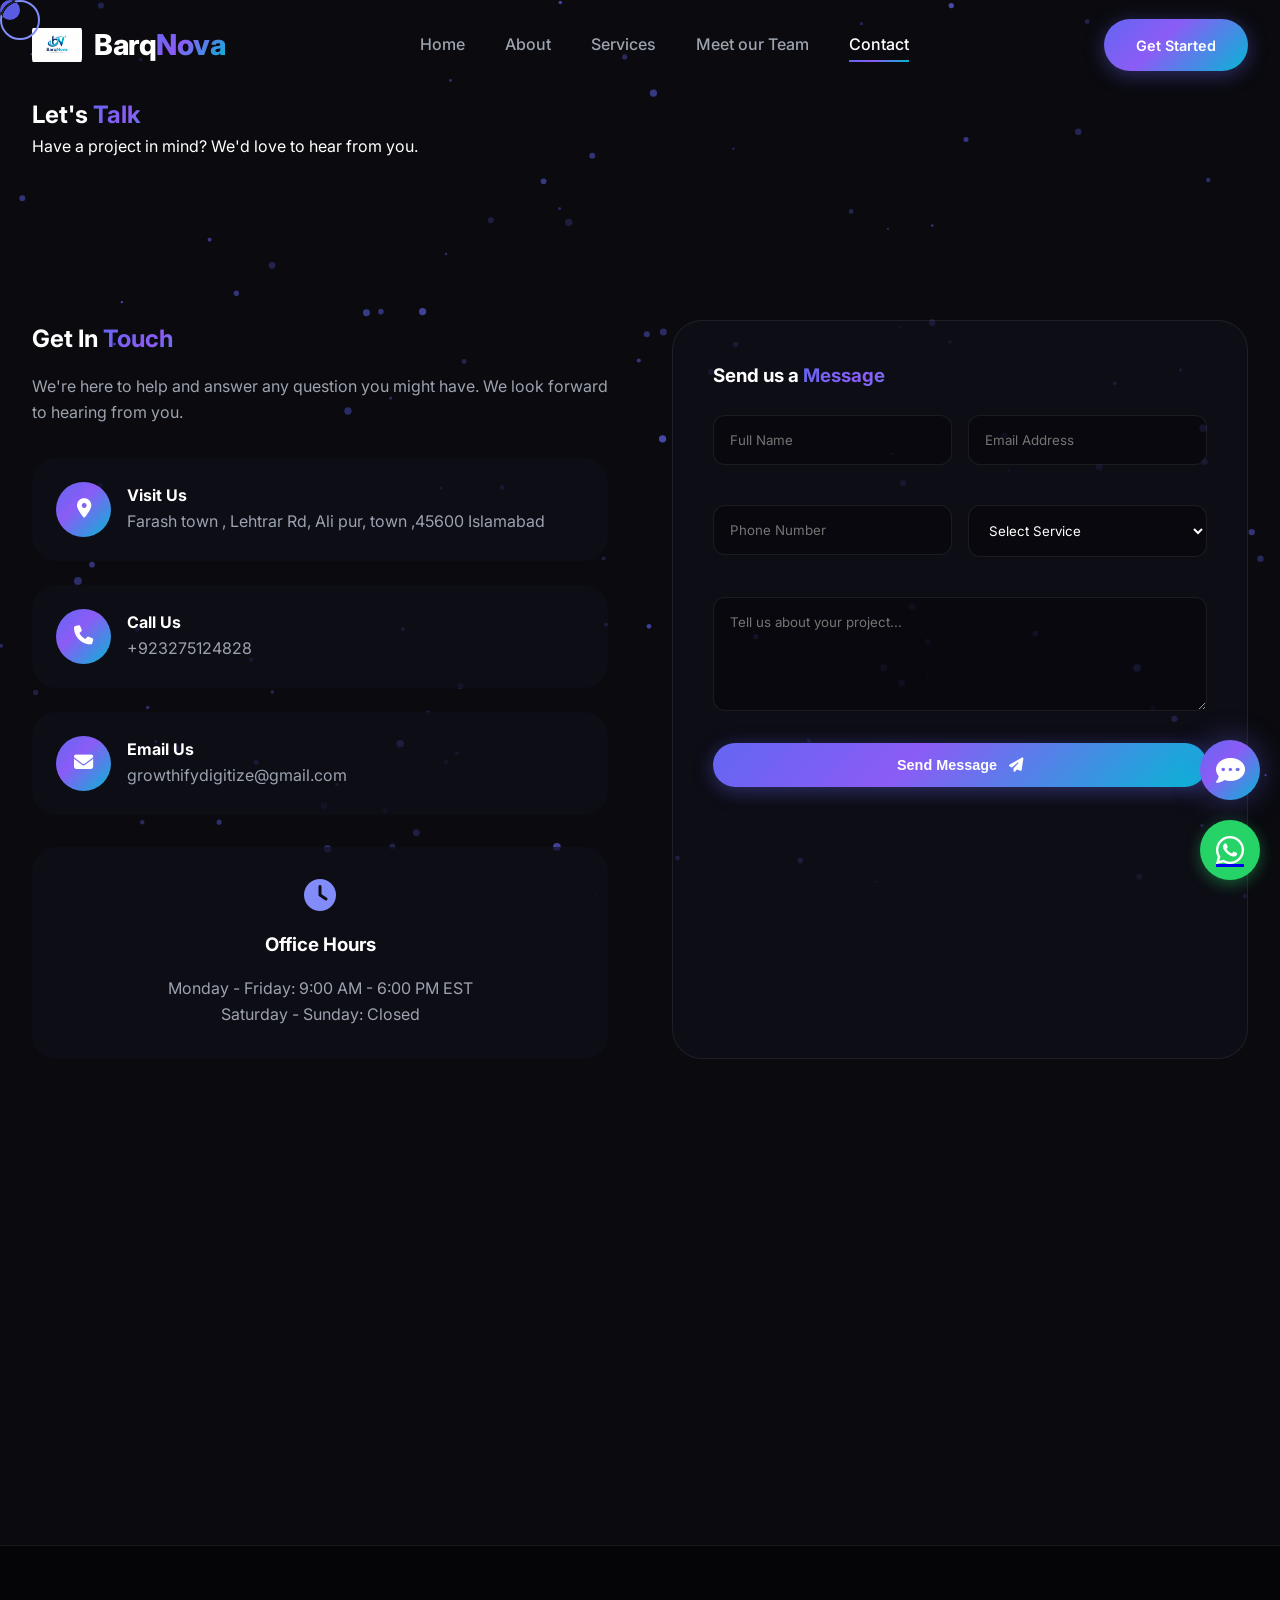
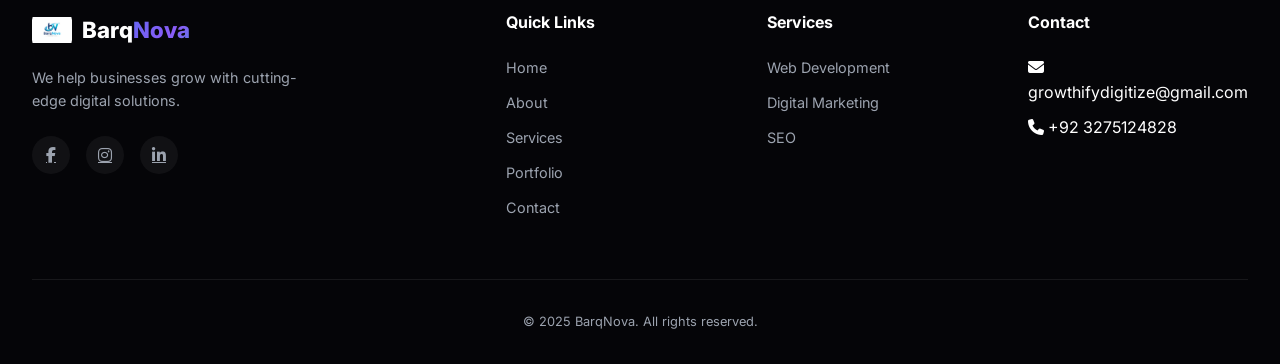
<file: contact.html>
<!DOCTYPE html>
<html lang="en">
<head>
    <meta charset="UTF-8">
    <meta name="viewport" content="width=device-width, initial-scale=1.0">
    <title>BarqNova | Contact Us</title>
     <!-- Universal favicon that works everywhere -->
<link rel="icon" href="data:image/svg+xml,<svg xmlns='http://www.w3.org/2000/svg' viewBox='0 0 100 100'><text y='.9em' font-size='80' font-family='Arial'>BN</text><rect width='100' height='100' fill='%234361EE' rx='20'/><text x='50' y='68' text-anchor='middle' fill='white' font-weight='bold' font-size='50' font-family='Arial'>BN</text></svg>">
    <link href="https://fonts.googleapis.com/css2?family=Inter:opsz,wght@14..32,300;14..32,400;14..32,500;14..32,600;14..32,700;14..32,800;14..32,900&display=swap" rel="stylesheet">
    <link rel="stylesheet" href="https://cdnjs.cloudflare.com/ajax/libs/font-awesome/6.5.1/css/all.min.css">
    <link rel="stylesheet" href="style.css">
    <style>
        .contact-grid { display: grid; grid-template-columns: 1fr 1fr; gap: 4rem; margin: 4rem 0; }
        .contact-info-card { background: var(--glass); border-radius: 24px; padding: 1.5rem; margin-bottom: 1.5rem; display: flex; align-items: center; gap: 1rem; transition: all 0.3s; }
        .contact-info-card:hover { transform: translateX(5px); border-color: var(--primary); }
        .contact-icon { width: 55px; height: 55px; background: var(--gradient-primary); border-radius: 50%; display: flex; align-items: center; justify-content: center; font-size: 1.2rem; }
        .contact-form-card { background: var(--glass); border-radius: 30px; padding: 2.5rem; border: 1px solid var(--glass-border); }
        .form-group { margin-bottom: 1.5rem; }
        .form-group input, .form-group select, .form-group textarea { width: 100%; padding: 1rem; background: rgba(0,0,0,0.3); border: 1px solid var(--glass-border); border-radius: 12px; color: white; font-family: inherit; transition: all 0.3s; }
        .form-group input:focus, .form-group select:focus, .form-group textarea:focus { outline: none; border-color: var(--primary); box-shadow: 0 0 10px rgba(99,102,241,0.3); }
        .form-row { display: grid; grid-template-columns: 1fr 1fr; gap: 1rem; margin-bottom: 1rem; }
        .success-message { display: none; background: rgba(16,185,129,0.2); border: 1px solid #10b981; border-radius: 12px; padding: 1rem; text-align: center; margin-top: 1rem; }
        .map-container { margin-top: 3rem; border-radius: 24px; overflow: hidden; }
        .map-container iframe { width: 100%; height: 350px; border: 0; }
        .office-hours { background: var(--glass); border-radius: 24px; padding: 2rem; text-align: center; margin-top: 2rem; }
        @media (max-width: 768px) { .contact-grid { grid-template-columns: 1fr; } .form-row { grid-template-columns: 1fr; } }
    </style>
</head>
<body>

<div class="cursor"></div>
<div class="cursor-follower"></div>
<canvas id="particles-canvas"></canvas>

<!-- AI Chat Bot Widget -->
<div id="aiChatbot">
    <div id="chatToggle"><i class="fas fa-comment-dots"></i></div>
    <div id="chatWindow" style="display: none;">
        <div style="background: var(--gradient-primary); padding: 1rem; display: flex; justify-content: space-between; align-items: center;">
            <span><i class="fas fa-robot"></i> BarqNova AI Assistant</span>
            <span id="closeChat" style="cursor: pointer;"><i class="fas fa-times"></i></span>
        </div>
        <div id="chatMessages" style="height: 300px; overflow-y: auto; padding: 1rem;">
            <div style="margin-bottom: 1rem;"><span style="background: var(--primary); padding: 0.5rem 1rem; border-radius: 15px; display: inline-block;">Hello! How can I help you today?</span></div>
        </div>
        <div style="padding: 1rem; border-top: 1px solid var(--glass-border); display: flex; gap: 0.5rem;">
            <input type="text" id="chatInput" placeholder="Ask me anything..." style="flex: 1; padding: 0.8rem; background: rgba(0,0,0,0.3); border: 1px solid var(--glass-border); border-radius: 25px; color: white;">
            <button id="sendChat" style="background: var(--primary); border: none; border-radius: 50%; width: 40px; height: 40px; cursor: pointer;"><i class="fas fa-paper-plane" style="color: white;"></i></button>
        </div>
    </div>
</div>

<!-- WhatsApp Button -->
<a href="https://wa.me/923275124828" target="_blank" id="whatsappBtn"><i class="fab fa-whatsapp"></i></a>

<header class="header" id="header">
    <div class="header-container">
        <a href="index.html" class="logo">
            <img src="./static/logo.jpeg" alt="BarqNova Logo" class="logo-img">
            <span class="logo-text">Barq<span>Nova</span></span>
        </a>
        <nav class="nav" id="nav">
            <ul class="nav-list">
                <li><a href="index.html" class="nav-link">Home</a></li>
                <li><a href="about.html" class="nav-link">About</a></li>
                <li><a href="services.html" class="nav-link">Services</a></li>
                <li><a href="portfolio.html" class="nav-link">Meet our Team</a></li>
                <li><a href="contact.html" class="nav-link active">Contact</a></li>
            </ul>
        </nav>
        <a href="contact.html" class="btn btn-primary">Get Started</a>
        <button class="mobile-toggle" id="mobileToggle"><span></span><span></span><span></span></button>
    </div>
</header>

<main>
    <section class="page-hero">
        <div class="container">
            <h1>Let's <span class="gradient-text">Talk</span></h1>
            <p>Have a project in mind? We'd love to hear from you.</p>
        </div>
    </section>

    <div class="container">
        <div class="contact-grid">
            <div>
                <h2>Get In <span class="gradient-text">Touch</span></h2>
                <p style="color: var(--light-gray); margin: 1rem 0 2rem;">We're here to help and answer any question you might have. We look forward to hearing from you.</p>
                
                <div class="contact-info-card"><div class="contact-icon"><i class="fas fa-map-marker-alt"></i></div><div><h4>Visit Us</h4><p style="color: var(--light-gray);">Farash town , Lehtrar Rd, Ali pur, town ,45600 Islamabad</p></div></div>
                <div class="contact-info-card"><div class="contact-icon"><i class="fas fa-phone"></i></div><div><h4>Call Us</h4><p style="color: var(--light-gray);">+923275124828</p></div></div>
                <div class="contact-info-card"><div class="contact-icon"><i class="fas fa-envelope"></i></div><div><h4>Email Us</h4><p style="color: var(--light-gray);">growthifydigitize@gmail.com</p></div></div>
                
                <div class="office-hours">
                    <i class="fas fa-clock" style="font-size: 2rem; color: var(--primary-light);"></i>
                    <h3 style="margin: 1rem 0;">Office Hours</h3>
                    <p style="color: var(--light-gray);">Monday - Friday: 9:00 AM - 6:00 PM EST</p>
                    <p style="color: var(--light-gray);">Saturday - Sunday: Closed</p>
                </div>
            </div>

            <div class="contact-form-card">
                <h3 style="margin-bottom: 1.5rem;">Send us a <span class="gradient-text">Message</span></h3>
                <form id="contactForm">
                    <div class="form-row">
                        <div class="form-group"><input type="text" id="name" placeholder="Full Name" required></div>
                        <div class="form-group"><input type="email" id="email" placeholder="Email Address" required></div>
                    </div>
                    <div class="form-row">
                        <div class="form-group"><input type="tel" id="phone" placeholder="Phone Number"></div>
                        <div class="form-group">
                            <select id="service">
                                <option value="">Select Service</option>
                                <option>Web Development</option>
                                <option>Digital Marketing</option>
                                <option>SEO Optimization</option>
                                <option>Social Media Management</option>
                                <option>Content Creation</option>
                                <option>PPC Advertising</option>
                                <option>Brand Identity</option>
                                <option>Video Production</option>
                                <option>Analytics & Insights</option>
                            </select>
                        </div>
                    </div>
                    <div class="form-group"><textarea id="message" rows="5" placeholder="Tell us about your project..." required></textarea></div>
                    <button type="submit" class="btn btn-primary btn-full">Send Message <i class="fas fa-paper-plane"></i></button>
                    <div class="success-message" id="formSuccess"><i class="fas fa-check-circle"></i> Thank you! We'll get back to you within 24 hours.</div>
                </form>
            </div>
        </div>

        <div class="map-container">
            <iframe src="https://www.google.com/maps/embed?pb=!1m18!1m12!1m3!1d3321.4680205816917!2d73.16953677473526!3d33.64503303912416!2m3!1f0!2f0!3f0!3m2!1i1024!2i768!4f13.1!3m3!1m2!1s0x38dfeb93e5950b6f%3A0x6280c7b04fa54ee6!2sBarqNova!5e0!3m2!1sen!2s!4v1781608178951!5m2!1sen!2s" width="600" height="450" style="border:0;" allowfullscreen="" loading="lazy" referrerpolicy="no-referrer-when-downgrade"></iframe>
        </div>
    </div>
</main>

<footer class="footer">
    <div class="container">
        <div class="footer-grid">
            <div>
                <a href="index.html" class="footer-logo">
                    <img src="./static/logo.jpeg" alt="Logo" class="footer-logo-img">
                    <span>Barq<span class="gradient-text">Nova</span></span>
                </a>
                <p class="footer-desc">We help businesses grow with cutting-edge digital solutions.</p>
                <div class="footer-social">
                    <a href="https://www.facebook.com/share/1B7BiNUmZX/"><i class="fab fa-facebook-f"></i></a>
                    <!-- <a href="#"><i class="fab fa-twitter"></i></a> -->
                    <a href="https://www.instagram.com/barqnova1122?igsh=YnR5NGVvNzl1dnQy"><i class="fab fa-instagram"></i></a>
                    <a href="https://www.linkedin.com/in/aqsa-iqbal-813996344?utm_source=share&utm_campaign=share_via&utm_content=profile&utm_medium=android_app"><i class="fab fa-linkedin-in"></i></a>
                </div>
            </div>
            <div class="footer-links"><h4>Quick Links</h4><ul><li><a href="index.html">Home</a></li><li><a href="about.html">About</a></li><li><a href="services.html">Services</a></li><li><a href="portfolio.html">Portfolio</a></li><li><a href="contact.html">Contact</a></li></ul></div>
            <div class="footer-links"><h4>Services</h4><ul><li><a href="service-detail.html?service=web">Web Development</a></li><li><a href="service-detail.html?service=marketing">Digital Marketing</a></li><li><a href="service-detail.html?service=seo">SEO</a></li></ul></div>
            <div class="footer-links"><h4>Contact</h4><ul><li><i class="fas fa-envelope"></i> growthifydigitize@gmail.com</li><li><i class="fas fa-phone"></i> +92 3275124828</li></ul></div>
        </div>
        <div class="footer-bottom"><p>&copy; 2025 BarqNova. All rights reserved.</p></div>
    </div>
</footer>

<button class="back-to-top" id="backToTop"><i class="fas fa-arrow-up"></i></button>
<script src="script.js"></script>
<script>
    document.getElementById('contactForm')?.addEventListener('submit', function(e) {
        e.preventDefault();
        document.getElementById('formSuccess').style.display = 'block';
        this.reset();
        setTimeout(() => document.getElementById('formSuccess').style.display = 'none', 5000);
    });
</script>
</body>
</html>
</file>
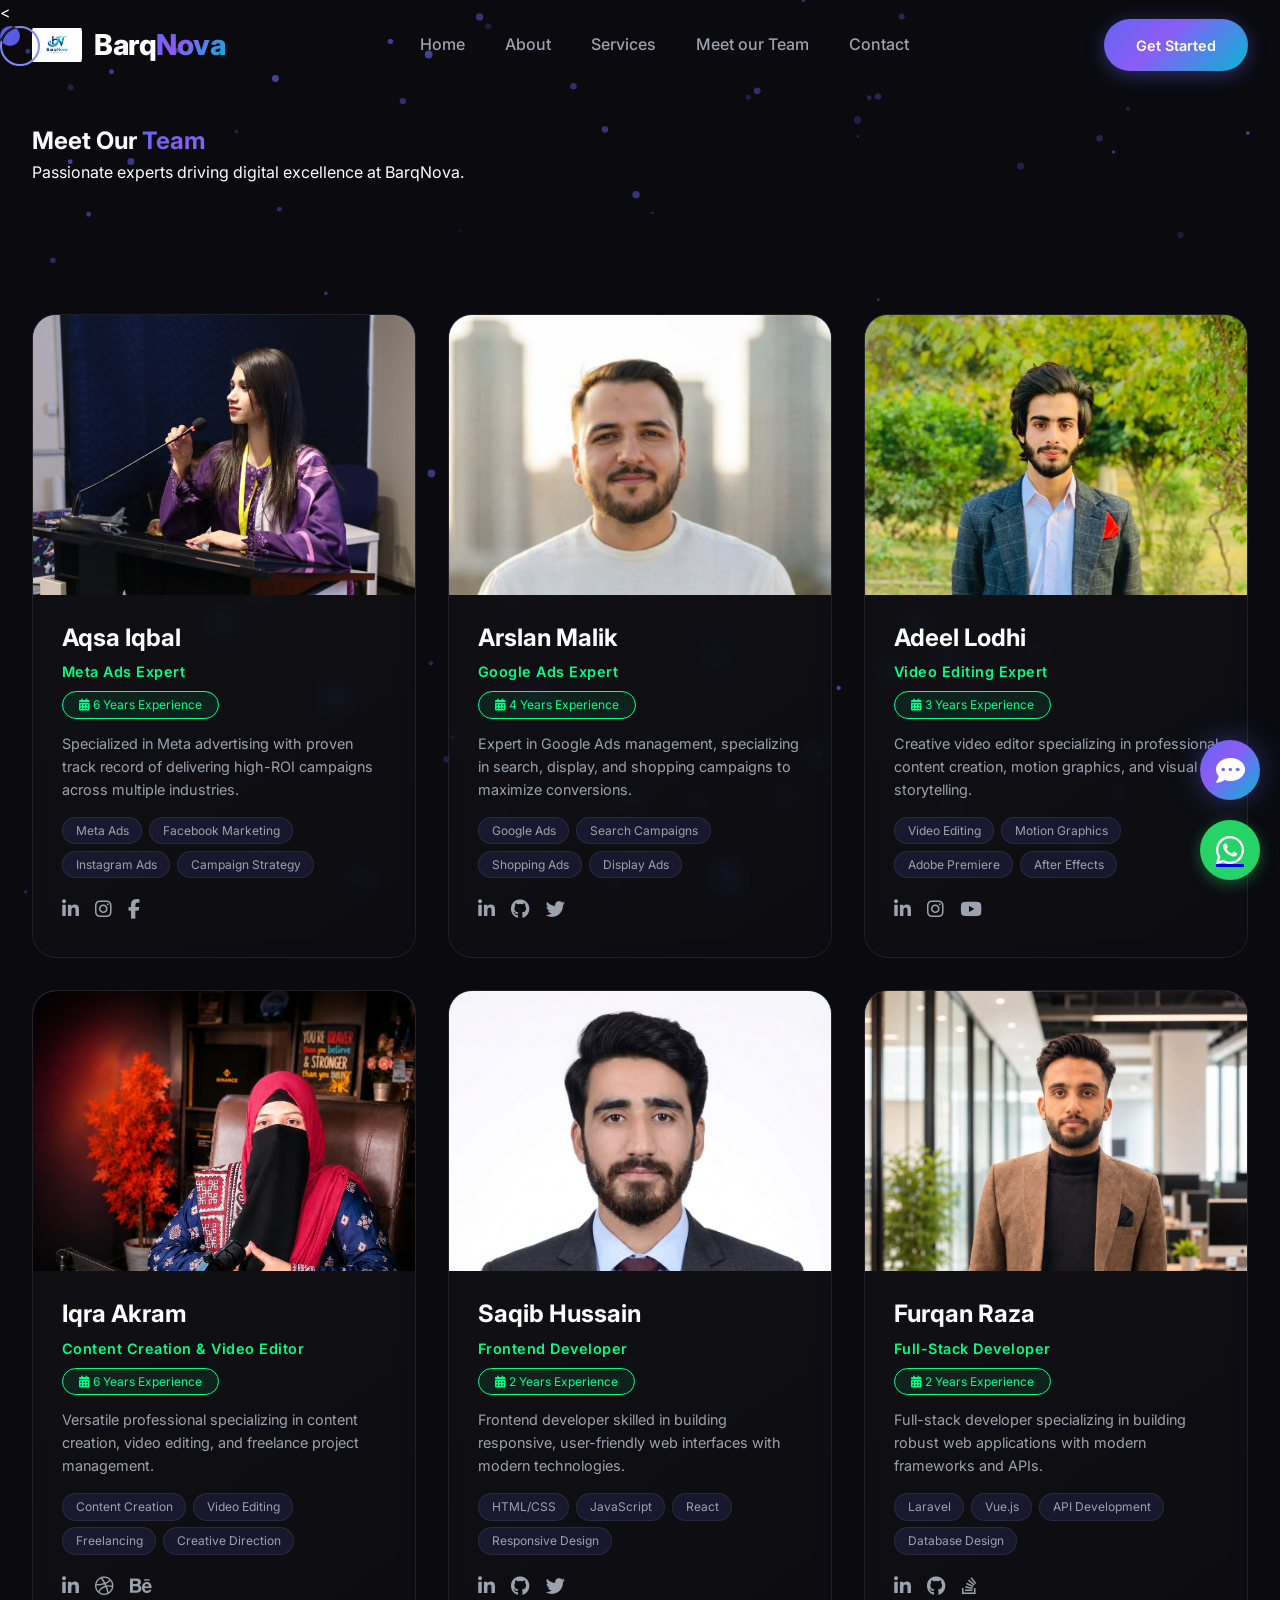
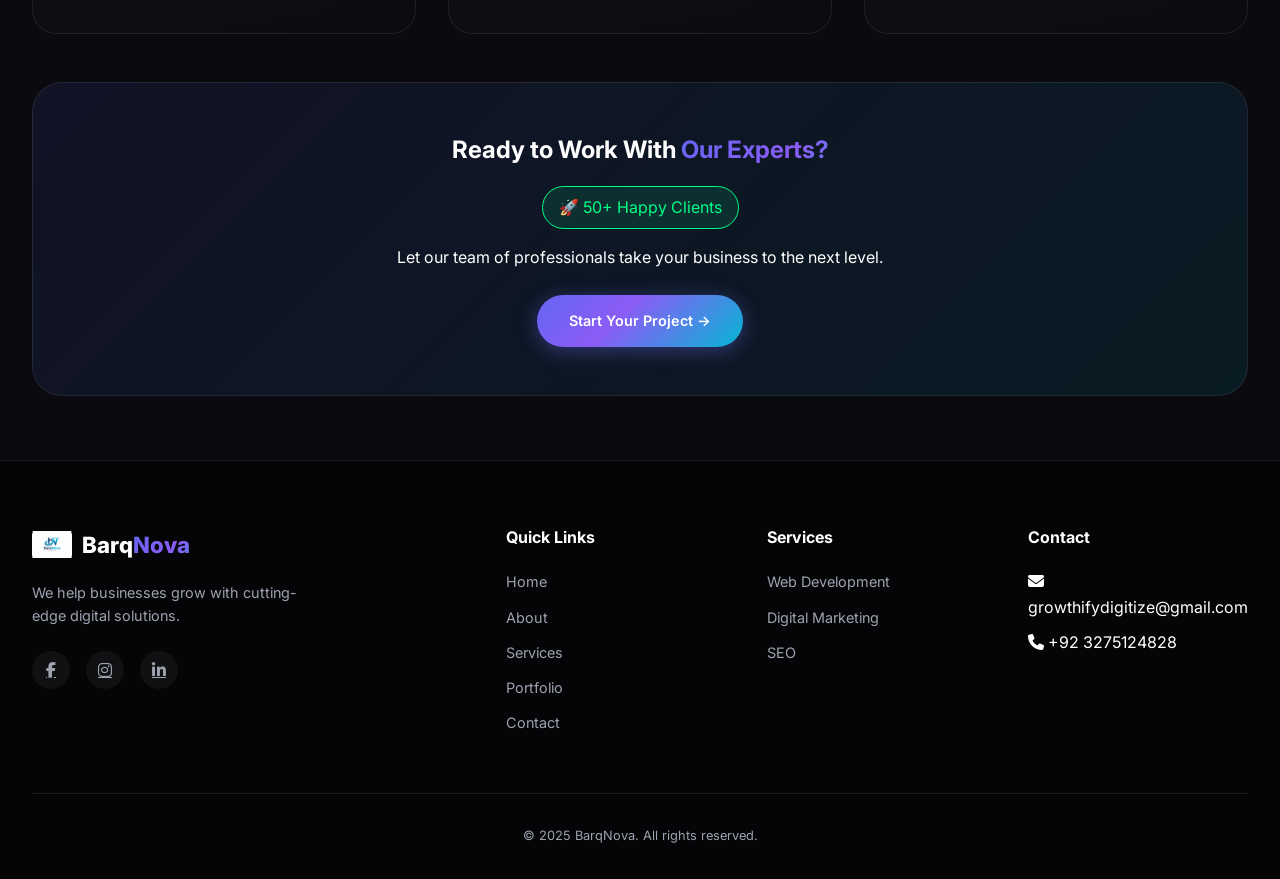
<file: portfolio.html>
<!DOCTYPE html>
<html lang="en">
<head>
    <meta charset="UTF-8">
    <meta name="viewport" content="width=device-width, initial-scale=1.0">
    <title>BarqNova | Our Team</title>
    <<!-- Universal favicon that works everywhere -->
<link rel="icon" href="data:image/svg+xml,<svg xmlns='http://www.w3.org/2000/svg' viewBox='0 0 100 100'><text y='.9em' font-size='80' font-family='Arial'>BN</text><rect width='100' height='100' fill='%234361EE' rx='20'/><text x='50' y='68' text-anchor='middle' fill='white' font-weight='bold' font-size='50' font-family='Arial'>BN</text></svg>">
    <link href="https://fonts.googleapis.com/css2?family=Inter:opsz,wght@14..32,300;14..32,400;14..32,500;14..32,600;14..32,700;14..32,800;14..32,900&display=swap" rel="stylesheet">
    <link rel="stylesheet" href="https://cdnjs.cloudflare.com/ajax/libs/font-awesome/6.5.1/css/all.min.css">
    <link rel="stylesheet" href="style.css">
    <style>
        .team-grid {
            display: grid;
            grid-template-columns: repeat(auto-fit, minmax(380px, 1fr));
            gap: 2rem;
            margin: 2rem 0;
        }
        .team-card {
            background: linear-gradient(145deg, rgba(255,255,255,0.03), rgba(255,255,255,0.01));
            border: 1px solid var(--glass-border);
            border-radius: 24px;
            overflow: hidden;
            transition: all 0.3s ease;
            backdrop-filter: blur(10px);
            display: flex;
            flex-direction: column;
        }
        .team-card:hover {
            transform: translateY(-8px);
            border-color: var(--neon);
            box-shadow: 0 20px 40px rgba(99,102,241,0.15);
        }
        .team-card .card-img {
            width: 100%;
            height: 280px;
            overflow: hidden;
            background: var(--gradient-primary);
            display: flex;
            align-items: center;
            justify-content: center;
            flex-shrink: 0;
            position: relative;
        }
        .team-card .card-img img {
            width: 100%;
            height: 100%;
            object-fit: cover;
            object-position: center top;
            transition: 0.5s ease;
        }
        .team-card:hover .card-img img {
            transform: scale(1.08);
        }
        .team-card .card-img i {
            font-size: 5rem;
            color: white;
        }
        .team-card .card-body {
            padding: 1.5rem 1.8rem 2rem;
            text-align: left;
            flex: 1;
            display: flex;
            flex-direction: column;
        }
        .team-card .card-body h3 {
            font-size: 1.5rem;
            margin-bottom: 0.2rem;
        }
        .team-card .card-body .role {
            color: var(--neon);
            font-size: 0.9rem;
            font-weight: 600;
            letter-spacing: 0.5px;
            margin-bottom: 0.5rem;
        }
        .team-card .card-body .exp-badge {
            display: inline-block;
            background: rgba(0,255,136,0.08);
            border: 1px solid var(--neon);
            border-radius: 50px;
            padding: 0.2rem 1rem;
            font-size: 0.75rem;
            color: var(--neon);
            margin-bottom: 0.8rem;
            align-self: flex-start;
        }
        .team-card .card-body .bio {
            color: var(--light-gray);
            font-size: 0.9rem;
            line-height: 1.6;
            margin-bottom: 1rem;
            flex: 1;
        }
        .team-card .card-body .expertise {
            display: flex;
            flex-wrap: wrap;
            gap: 0.4rem;
            margin-bottom: 1rem;
        }
        .team-card .card-body .expertise span {
            background: rgba(99,102,241,0.12);
            padding: 0.2rem 0.8rem;
            border-radius: 50px;
            font-size: 0.75rem;
            border: 1px solid var(--glass-border);
            color: var(--light-gray);
        }
        .team-card .card-body .social {
            display: flex;
            gap: 1rem;
            margin-top: auto;
        }
        .team-card .card-body .social a {
            color: var(--light-gray);
            transition: 0.3s;
            font-size: 1.2rem;
        }
        .team-card .card-body .social a:hover {
            color: var(--neon);
            transform: translateY(-3px);
        }

        @media (max-width: 768px) {
            .team-grid { grid-template-columns: 1fr 1fr; }
            .team-card .card-img {
                height: 240px;
            }
        }
        @media (max-width: 480px) {
            .team-grid { grid-template-columns: 1fr; }
            .team-card .card-img {
                height: 260px;
            }
        }
    </style>
</head>
<body>

<div class="cursor"></div>
<div class="cursor-follower"></div>
<canvas id="particles-canvas"></canvas>

<!-- AI Chat Bot Widget -->
<div id="aiChatbot">
    <div id="chatToggle"><i class="fas fa-comment-dots"></i></div>
    <div id="chatWindow" style="display: none;">
        <div style="background: var(--gradient-primary); padding: 1rem; display: flex; justify-content: space-between; align-items: center;">
            <span><i class="fas fa-robot"></i> BarqNova AI Assistant</span>
            <span id="closeChat" style="cursor: pointer;"><i class="fas fa-times"></i></span>
        </div>
        <div id="chatMessages" style="height: 300px; overflow-y: auto; padding: 1rem;">
            <div style="margin-bottom: 1rem;"><span style="background: var(--primary); padding: 0.5rem 1rem; border-radius: 15px; display: inline-block;">Hello! How can I help you today?</span></div>
        </div>
        <div style="padding: 1rem; border-top: 1px solid var(--glass-border); display: flex; gap: 0.5rem;">
            <input type="text" id="chatInput" placeholder="Ask me anything..." style="flex: 1; padding: 0.8rem; background: rgba(0,0,0,0.3); border: 1px solid var(--glass-border); border-radius: 25px; color: white;">
            <button id="sendChat" style="background: var(--primary); border: none; border-radius: 50%; width: 40px; height: 40px; cursor: pointer;"><i class="fas fa-paper-plane" style="color: white;"></i></button>
        </div>
    </div>
</div>

<!-- WhatsApp Button -->
<a href="https://wa.me/923275124828" target="_blank" id="whatsappBtn"><i class="fab fa-whatsapp"></i></a>

<header class="header" id="header">
    <div class="header-container">
        <a href="index.html" class="logo">
            <img src="./static/logo.jpeg" alt="BarqNova Logo" class="logo-img">
            <span class="logo-text">Barq<span>Nova</span></span>
        </a>
        <nav class="nav" id="nav">
            <ul class="nav-list">
                <li><a href="index.html" class="nav-link">Home</a></li>
                <li><a href="about.html" class="nav-link">About</a></li>
                <li><a href="services.html" class="nav-link">Services</a></li>
                <li><a href="portfolio.html" class="nav-link">Meet our Team</a></li>
                <li><a href="contact.html" class="nav-link">Contact</a></li>
            </ul>
        </nav>
        <a href="contact.html" class="btn btn-primary">Get Started</a>
        <button class="mobile-toggle" id="mobileToggle"><span></span><span></span><span></span></button>
    </div>
</header>

<main>
    <section class="page-hero">
        <div class="container">
            <h1>Meet Our <span class="gradient-text">Team</span></h1>
            <p>Passionate experts driving digital excellence at BarqNova.</p>
        </div>
    </section>

    <div class="container">
        <!-- Team Grid - 6 Members -->
        <div class="team-grid">
            
            <!-- Member 1 - Aqsa Iqbal -->
            <div class="team-card">
                <div class="card-img">
                    <img src="./static/aqsa.jpeg" alt="Aqsa Iqbal">
                </div>
                <div class="card-body">
                    <h3>Aqsa Iqbal</h3>
                    <div class="role">Meta Ads Expert</div>
                    <span class="exp-badge"><i class="fas fa-calendar-alt"></i> 6 Years Experience</span>
                    <p class="bio">Specialized in Meta advertising with proven track record of delivering high-ROI campaigns across multiple industries.</p>
                    <div class="expertise">
                        <span>Meta Ads</span>
                        <span>Facebook Marketing</span>
                        <span>Instagram Ads</span>
                        <span>Campaign Strategy</span>
                    </div>
                    <div class="social">
                        <a href="#"><i class="fab fa-linkedin-in"></i></a>
                        <a href="#"><i class="fab fa-instagram"></i></a>
                        <a href="#"><i class="fab fa-facebook-f"></i></a>
                    </div>
                </div>
            </div>

            <!-- Member 2 - Arslan Malik -->
            <div class="team-card">
                <div class="card-img">
                    <img src="./static/Arslan.jpeg" alt="Arslan Malik">
                </div>
                <div class="card-body">
                    <h3>Arslan Malik</h3>
                    <div class="role">Google Ads Expert</div>
                    <span class="exp-badge"><i class="fas fa-calendar-alt"></i> 4 Years Experience</span>
                    <p class="bio">Expert in Google Ads management, specializing in search, display, and shopping campaigns to maximize conversions.</p>
                    <div class="expertise">
                        <span>Google Ads</span>
                        <span>Search Campaigns</span>
                        <span>Shopping Ads</span>
                        <span>Display Ads</span>
                    </div>
                    <div class="social">
                        <a href="#"><i class="fab fa-linkedin-in"></i></a>
                        <a href="#"><i class="fab fa-github"></i></a>
                        <a href="#"><i class="fab fa-twitter"></i></a>
                    </div>
                </div>
            </div>

            <!-- Member 3 - Adeel Lodhi -->
            <div class="team-card">
                <div class="card-img">
                    <img src="./static/adeel.jpeg" alt="Adeel Lodhi">
                </div>
                <div class="card-body">
                    <h3>Adeel Lodhi</h3>
                    <div class="role">Video Editing Expert</div>
                    <span class="exp-badge"><i class="fas fa-calendar-alt"></i> 3 Years Experience</span>
                    <p class="bio">Creative video editor specializing in professional content creation, motion graphics, and visual storytelling.</p>
                    <div class="expertise">
                        <span>Video Editing</span>
                        <span>Motion Graphics</span>
                        <span>Adobe Premiere</span>
                        <span>After Effects</span>
                    </div>
                    <div class="social">
                        <a href="#"><i class="fab fa-linkedin-in"></i></a>
                        <a href="#"><i class="fab fa-instagram"></i></a>
                        <a href="#"><i class="fab fa-youtube"></i></a>
                    </div>
                </div>
            </div>

            <!-- Member 4 - Iqra Akram -->
            <div class="team-card">
                <div class="card-img">
                    <img src="./static/iqra.jpeg" alt="Iqra Akram">
                </div>
                <div class="card-body">
                    <h3>Iqra Akram</h3>
                    <div class="role">Content Creation &amp; Video Editor</div>
                    <span class="exp-badge"><i class="fas fa-calendar-alt"></i> 6 Years Experience</span>
                    <p class="bio">Versatile professional specializing in content creation, video editing, and freelance project management.</p>
                    <div class="expertise">
                        <span>Content Creation</span>
                        <span>Video Editing</span>
                        <span>Freelancing</span>
                        <span>Creative Direction</span>
                    </div>
                    <div class="social">
                        <a href="#"><i class="fab fa-linkedin-in"></i></a>
                        <a href="#"><i class="fab fa-dribbble"></i></a>
                        <a href="#"><i class="fab fa-behance"></i></a>
                    </div>
                </div>
            </div>

            <!-- Member 5 - Saqib Hussain -->
            <div class="team-card">
                <div class="card-img">
                    <img src="./static/Saqib.jpeg" alt="Saqib Hussain">
                </div>
                <div class="card-body">
                    <h3>Saqib Hussain</h3>
                    <div class="role">Frontend Developer</div>
                    <span class="exp-badge"><i class="fas fa-calendar-alt"></i> 2 Years Experience</span>
                    <p class="bio">Frontend developer skilled in building responsive, user-friendly web interfaces with modern technologies.</p>
                    <div class="expertise">
                        <span>HTML/CSS</span>
                        <span>JavaScript</span>
                        <span>React</span>
                        <span>Responsive Design</span>
                    </div>
                    <div class="social">
                        <a href="#"><i class="fab fa-linkedin-in"></i></a>
                        <a href="#"><i class="fab fa-github"></i></a>
                        <a href="#"><i class="fab fa-twitter"></i></a>
                    </div>
                </div>
            </div>

            <!-- Member 6 - Furqan Raza -->
            <div class="team-card">
                <div class="card-img">
                    <img src="./static/furqan.jpeg" alt="Furqan Raza">
                </div>
                <div class="card-body">
                    <h3>Furqan Raza</h3>
                    <div class="role">Full-Stack Developer</div>
                    <span class="exp-badge"><i class="fas fa-calendar-alt"></i> 2 Years Experience</span>
                    <p class="bio">Full-stack developer specializing in building robust web applications with modern frameworks and APIs.</p>
                    <div class="expertise">
                        <span>Laravel</span>
                        <span>Vue.js</span>
                        <span>API Development</span>
                        <span>Database Design</span>
                    </div>
                    <div class="social">
                        <a href="#"><i class="fab fa-linkedin-in"></i></a>
                        <a href="#"><i class="fab fa-github"></i></a>
                        <a href="#"><i class="fab fa-stack-overflow"></i></a>
                    </div>
                </div>
            </div>

        </div>

        <!-- CTA Section -->
        <div class="case-study-card" style="background: linear-gradient(135deg, rgba(99,102,241,0.1), rgba(6,182,212,0.1)); border-radius: 30px; padding: 3rem; margin: 3rem 0; text-align: center; border: 1px solid var(--glass-border);">
            <h2>Ready to Work With <span class="gradient-text">Our Experts?</span></h2>
            <div class="result-badge" style="display: inline-block; background: rgba(0,255,136,0.1); border: 1px solid var(--neon); border-radius: 50px; padding: 0.5rem 1rem; color: var(--neon); margin: 1rem 0;">🚀 50+ Happy Clients</div>
            <p>Let our team of professionals take your business to the next level.</p>
            <a href="contact.html" class="btn btn-primary" style="margin-top: 1.5rem;">Start Your Project →</a>
        </div>
    </div>
</main>

<footer class="footer">
    <div class="container">
        <div class="footer-grid">
            <div>
                <a href="index.html" class="footer-logo">
                    <img src="./static/logo.jpeg" alt="Logo" class="footer-logo-img">
                    <span>Barq<span class="gradient-text">Nova</span></span>
                </a>
                <p class="footer-desc">We help businesses grow with cutting-edge digital solutions.</p>
                <div class="footer-social">
                    <a href="https://www.facebook.com/share/1B7BiNUmZX/"><i class="fab fa-facebook-f"></i></a>
                    <a href="https://www.instagram.com/barqnova1122"><i class="fab fa-instagram"></i></a>
                    <a href="https://www.linkedin.com/in/aqsa-iqbal-813996344"><i class="fab fa-linkedin-in"></i></a>
                </div>
            </div>
            <div class="footer-links"><h4>Quick Links</h4><ul><li><a href="index.html">Home</a></li><li><a href="about.html">About</a></li><li><a href="services.html">Services</a></li><li><a href="portfolio.html">Portfolio</a></li><li><a href="contact.html">Contact</a></li></ul></div>
            <div class="footer-links"><h4>Services</h4><ul><li><a href="service-detail.html?service=web">Web Development</a></li><li><a href="service-detail.html?service=marketing">Digital Marketing</a></li><li><a href="service-detail.html?service=seo">SEO</a></li></ul></div>
            <div class="footer-links"><h4>Contact</h4><ul><li><i class="fas fa-envelope"></i> growthifydigitize@gmail.com</li><li><i class="fas fa-phone"></i> +92 3275124828</li></ul></div>
        </div>
        <div class="footer-bottom"><p>&copy; 2025 BarqNova. All rights reserved.</p></div>
    </div>
</footer>

<button class="back-to-top" id="backToTop"><i class="fas fa-arrow-up"></i></button>
<script src="script.js"></script>
</body>
</html>
</file>
<file: style.css>
/* ============================================
   BARQNOVA - MASTER STYLESHEET
   ============================================ */

:root {
    --primary: #6366f1;
    --primary-dark: #4f46e5;
    --primary-light: #818cf8;
    --secondary: #06b6d4;
    --secondary-dark: #0891b2;
    --accent: #f59e0b;
    --accent-dark: #d97706;
    --neon: #00ff88;
    --neon-pink: #ff2d75;
    --neon-blue: #00d4ff;
    --dark: #0a0a0f;
    --darker: #050508;
    --gray: #6b7280;
    --light-gray: #9ca3af;
    --white: #ffffff;
    --success: #10b981;
    --error: #ef4444;
    --gradient-primary: linear-gradient(135deg, #6366f1 0%, #8b5cf6 40%, #06b6d4 100%);
    --gradient-secondary: linear-gradient(135deg, #f59e0b 0%, #ef4444 100%);
    --gradient-neon: linear-gradient(135deg, #00ff88 0%, #00d4ff 100%);
    --glass: rgba(15, 15, 25, 0.7);
    --glass-light: rgba(255, 255, 255, 0.05);
    --glass-border: rgba(255, 255, 255, 0.08);
    --shadow-sm: 0 4px 20px rgba(0, 0, 0, 0.3);
    --shadow-md: 0 8px 30px rgba(0, 0, 0, 0.4);
    --shadow-lg: 0 25px 50px -12px rgba(0, 0, 0, 0.5);
    --shadow-glow: 0 0 30px rgba(99, 102, 241, 0.4);
    --shadow-glow-neon: 0 0 20px rgba(0, 255, 136, 0.3);
    --transition-fast: 0.2s cubic-bezier(0.4, 0, 0.2, 1);
    --transition-base: 0.3s cubic-bezier(0.4, 0, 0.2, 1);
    --transition-slow: 0.6s cubic-bezier(0.4, 0, 0.2, 1);
}

* { margin: 0; padding: 0; box-sizing: border-box; }

html { scroll-behavior: smooth; scroll-padding-top: 80px; }

body {
    font-family: 'Inter', sans-serif;
    background: var(--dark);
    color: var(--white);
    line-height: 1.6;
    overflow-x: hidden;
}

/* Custom Cursor */
.cursor {
    width: 20px;
    height: 20px;
    background: var(--primary);
    border-radius: 50%;
    position: fixed;
    pointer-events: none;
    z-index: 9999;
    mix-blend-mode: difference;
    transition: transform 0.2s ease;
}

.cursor-follower {
    width: 40px;
    height: 40px;
    border: 2px solid var(--primary-light);
    border-radius: 50%;
    position: fixed;
    pointer-events: none;
    z-index: 9998;
    transition: transform 0.3s ease;
}

/* Scrollbar */
::-webkit-scrollbar { width: 8px; }
::-webkit-scrollbar-track { background: var(--darker); }
::-webkit-scrollbar-thumb { background: var(--primary); border-radius: 10px; }
::-webkit-scrollbar-thumb:hover { background: var(--primary-light); }

.container {
    max-width: 1280px;
    margin: 0 auto;
    padding: 0 2rem;
    position: relative;
    z-index: 2;
}

section { padding: 6rem 0; position: relative; overflow: hidden; }

/* Particles Canvas */
#particles-canvas {
    position: fixed;
    top: 0;
    left: 0;
    width: 100%;
    height: 100%;
    z-index: 0;
    pointer-events: none;
}

/* Typography */
.gradient-text {
    background: var(--gradient-primary);
    -webkit-background-clip: text;
    background-clip: text;
    color: transparent;
    background-size: 200% auto;
    animation: gradientShift 3s ease infinite;
}

.neon-text {
    color: var(--neon);
    text-shadow: 0 0 10px var(--neon), 0 0 20px var(--neon);
    animation: neonPulse 1.5s ease-in-out infinite;
}

.section-title {
    font-size: clamp(2rem, 4vw, 3.5rem);
    margin-bottom: 1rem;
    text-align: center;
    position: relative;
}

.section-title::after {
    content: '';
    position: absolute;
    bottom: -15px;
    left: 50%;
    transform: translateX(-50%);
    width: 80px;
    height: 4px;
    background: var(--gradient-primary);
    border-radius: 4px;
}

.section-badge {
    display: flex;
    align-items: center;
    justify-content: center;
    gap: 0.75rem;
    margin-bottom: 1rem;
}

.badge-line {
    width: 50px;
    height: 2px;
    background: var(--gradient-primary);
    border-radius: 2px;
}

.badge-text {
    font-size: 0.75rem;
    text-transform: uppercase;
    letter-spacing: 3px;
    color: var(--primary-light);
    font-weight: 600;
}

/* Buttons */
.btn {
    display: inline-flex;
    align-items: center;
    justify-content: center;
    gap: 0.75rem;
    padding: 0.9rem 2rem;
    border-radius: 50px;
    font-weight: 600;
    font-size: 0.9rem;
    cursor: pointer;
    transition: all 0.3s cubic-bezier(0.4, 0, 0.2, 1);
    text-decoration: none;
    border: none;
    position: relative;
    overflow: hidden;
    z-index: 1;
}

.btn::before {
    content: '';
    position: absolute;
    top: 50%;
    left: 50%;
    width: 0;
    height: 0;
    background: rgba(255, 255, 255, 0.2);
    border-radius: 50%;
    transform: translate(-50%, -50%);
    transition: width 0.6s, height 0.6s;
    z-index: -1;
}

.btn:hover::before {
    width: 300px;
    height: 300px;
}

.btn-primary {
    background: var(--gradient-primary);
    color: white;
    box-shadow: 0 4px 20px rgba(99, 102, 241, 0.4);
}

.btn-primary:hover {
    transform: translateY(-3px);
    box-shadow: 0 8px 30px rgba(99, 102, 241, 0.6);
}

.btn-outline {
    background: transparent;
    border: 2px solid rgba(255, 255, 255, 0.2);
    color: white;
}

.btn-outline:hover {
    border-color: var(--primary);
    background: rgba(99, 102, 241, 0.1);
    transform: translateY(-3px);
}

.btn-large { padding: 1.1rem 2.8rem; font-size: 1rem; }
.btn-full { width: 100%; justify-content: center; }

/* Header */
.header {
    position: fixed;
    top: 0;
    left: 0;
    right: 0;
    z-index: 1000;
    padding: 1.2rem 0;
    transition: all 0.3s ease;
    background: transparent;
}

.header.scrolled {
    background: rgba(10, 10, 15, 0.95);
    backdrop-filter: blur(20px);
    border-bottom: 1px solid rgba(255, 255, 255, 0.05);
    padding: 0.8rem 0;
}

.header-container {
    display: flex;
    justify-content: space-between;
    align-items: center;
    max-width: 1280px;
    margin: 0 auto;
    padding: 0 2rem;
}

/* Larger Logo */
.logo {
    display: flex;
    align-items: center;
    gap: 12px;
    text-decoration: none;
}

.logo-img {
    width: 50px;
    height: 50px;
    object-fit: contain;
    border-radius: 12px;
    transition: transform 0.3s ease;
}

.logo-img:hover {
    transform: scale(1.05);
}

.logo-text {
    font-size: 1.8rem;
    font-weight: 800;
    color: white;
    letter-spacing: -0.5px;
}

.logo-text span {
    background: var(--gradient-primary);
    -webkit-background-clip: text;
    background-clip: text;
    color: transparent;
}

.nav-list {
    display: flex;
    gap: 2.5rem;
    list-style: none;
}

.nav-link {
    color: var(--light-gray);
    text-decoration: none;
    font-weight: 500;
    position: relative;
    padding: 0.5rem 0;
    transition: color 0.3s ease;
}

.nav-link::after {
    content: '';
    position: absolute;
    bottom: 0;
    left: 0;
    width: 0;
    height: 2px;
    background: var(--gradient-primary);
    transition: width 0.3s ease;
}

.nav-link:hover::after,
.nav-link.active::after { width: 100%; }

.nav-link:hover,
.nav-link.active { color: white; }

.mobile-toggle {
    display: none;
    flex-direction: column;
    gap: 6px;
    background: none;
    border: none;
    cursor: pointer;
    z-index: 1001;
}

.mobile-toggle span {
    width: 28px;
    height: 2px;
    background: white;
    transition: all 0.3s ease;
}

.mobile-toggle.active span:nth-child(1) { transform: rotate(45deg) translate(6px, 6px); }
.mobile-toggle.active span:nth-child(2) { opacity: 0; }
.mobile-toggle.active span:nth-child(3) { transform: rotate(-45deg) translate(6px, -6px); }

/* Hero Section */
.hero {
    min-height: 100vh;
    display: flex;
    align-items: center;
    position: relative;
    overflow: hidden;
}

.hero-bg {
    position: absolute;
    inset: 0;
    z-index: 0;
}

.hero-orb {
    position: absolute;
    border-radius: 50%;
    filter: blur(100px);
    opacity: 0.4;
    animation: floatOrb 8s ease-in-out infinite;
}

.orb-1 { width: 400px; height: 400px; background: var(--primary); top: -100px; right: -100px; }
.orb-2 { width: 350px; height: 350px; background: var(--secondary); bottom: -80px; left: -80px; animation-delay: -2s; }
.orb-3 { width: 250px; height: 250px; background: var(--accent); top: 40%; left: 30%; animation-delay: -4s; opacity: 0.2; }

.hero-container {
    display: grid;
    grid-template-columns: 1fr 1fr;
    gap: 4rem;
    align-items: center;
    position: relative;
    z-index: 2;
}

.hero-badge {
    display: inline-flex;
    align-items: center;
    gap: 0.75rem;
    background: rgba(99, 102, 241, 0.15);
    backdrop-filter: blur(10px);
    padding: 0.6rem 1.2rem;
    border-radius: 50px;
    margin-bottom: 1.5rem;
    border: 1px solid rgba(99, 102, 241, 0.3);
}

.badge-dot {
    width: 8px;
    height: 8px;
    background: var(--neon);
    border-radius: 50%;
    animation: pulse 2s infinite;
}

.hero-title {
    font-size: clamp(2.5rem, 6vw, 4.5rem);
    margin-bottom: 1.5rem;
    line-height: 1.2;
}

.hero-desc {
    font-size: 1.1rem;
    color: var(--light-gray);
    margin-bottom: 2rem;
    max-width: 500px;
}

.hero-buttons {
    display: flex;
    gap: 1rem;
    margin-bottom: 3rem;
    flex-wrap: wrap;
}

.hero-stats {
    display: flex;
    gap: 2.5rem;
}

.stat-number {
    font-size: 2rem;
    font-weight: 800;
    background: var(--gradient-primary);
    -webkit-background-clip: text;
    background-clip: text;
    color: transparent;
}

.stat-label {
    font-size: 0.8rem;
    color: var(--light-gray);
}

.hero-image {
    position: relative;
    perspective: 1000px;
}

.image-3d {
    width: 100%;
    border-radius: 30px;
    transform: rotateY(10deg) rotateX(5deg);
    transition: transform 0.5s ease;
    box-shadow: var(--shadow-lg);
}

.image-3d:hover { transform: rotateY(0deg) rotateX(0deg); }

.floating-card {
    position: absolute;
    background: var(--glass);
    backdrop-filter: blur(10px);
    border-radius: 16px;
    padding: 0.8rem 1.2rem;
    display: flex;
    align-items: center;
    gap: 0.5rem;
    font-weight: 600;
    border: 1px solid var(--glass-border);
    animation: float 4s ease-in-out infinite;
    white-space: nowrap;
}

.floating-1 { top: 20%; right: -20px; animation-delay: 0s; }
.floating-2 { bottom: 15%; left: -20px; animation-delay: 1s; }
.floating-3 { top: 60%; right: -10px; animation-delay: 2s; }

/* Services Card */
.services-grid {
    display: grid;
    grid-template-columns: repeat(auto-fit, minmax(300px, 1fr));
    gap: 2rem;
    margin-top: 3rem;
}

.service-card {
    background: var(--glass);
    backdrop-filter: blur(10px);
    border: 1px solid var(--glass-border);
    border-radius: 24px;
    padding: 2rem;
    transition: all 0.4s cubic-bezier(0.4, 0, 0.2, 1);
    cursor: pointer;
    position: relative;
    overflow: hidden;
}

.service-card::before {
    content: '';
    position: absolute;
    top: 0;
    left: -100%;
    width: 100%;
    height: 100%;
    background: linear-gradient(90deg, transparent, rgba(255, 255, 255, 0.05), transparent);
    transition: left 0.5s ease;
}

.service-card:hover::before { left: 100%; }

.service-card:hover {
    transform: translateY(-8px);
    border-color: var(--primary);
    box-shadow: var(--shadow-glow);
}

.service-icon {
    width: 65px;
    height: 65px;
    background: var(--gradient-primary);
    border-radius: 18px;
    display: flex;
    align-items: center;
    justify-content: center;
    font-size: 1.8rem;
    margin-bottom: 1.5rem;
    transition: all 0.3s ease;
}

.service-card:hover .service-icon {
    transform: scale(1.1) rotate(5deg);
}

.service-card h3 { font-size: 1.3rem; margin-bottom: 0.75rem; }
.service-card p { color: var(--light-gray); margin-bottom: 1.5rem; line-height: 1.6; }

/* Portfolio Card */
.portfolio-grid {
    display: grid;
    grid-template-columns: repeat(auto-fit, minmax(350px, 1fr));
    gap: 2rem;
    margin: 3rem 0;
}

.portfolio-card {
    background: var(--glass);
    border-radius: 24px;
    overflow: hidden;
    border: 1px solid var(--glass-border);
    transition: all 0.4s cubic-bezier(0.4, 0, 0.2, 1);
}

.portfolio-card:hover {
    transform: translateY(-8px);
    border-color: var(--primary);
    box-shadow: var(--shadow-glow);
}

.portfolio-card img {
    width: 100%;
    height: 250px;
    object-fit: cover;
    transition: transform 0.5s ease;
}

.portfolio-card:hover img { transform: scale(1.05); }

.portfolio-info { padding: 1.5rem; }

.portfolio-tag {
    display: inline-block;
    padding: 0.2rem 0.8rem;
    background: rgba(99, 102, 241, 0.2);
    border-radius: 50px;
    font-size: 0.7rem;
    color: var(--primary-light);
    margin-bottom: 0.5rem;
}

/* CTA Section */
.cta-section {
    background: linear-gradient(135deg, var(--primary-dark), var(--secondary-dark));
    border-radius: 30px;
    padding: 4rem;
    text-align: center;
    margin: 2rem 0;
    position: relative;
    overflow: hidden;
}

.cta-section::before {
    content: '';
    position: absolute;
    top: -50%;
    left: -50%;
    width: 200%;
    height: 200%;
    background: radial-gradient(circle, rgba(255, 255, 255, 0.1) 0%, transparent 70%);
    animation: rotate 20s linear infinite;
}

.cta-section h2, .cta-section p, .cta-section .btn {
    position: relative;
    z-index: 1;
}

/* Footer */
.footer {
    background: var(--darker);
    padding: 4rem 0 2rem;
    border-top: 1px solid var(--glass-border);
    margin-top: 4rem;
}

.footer-grid {
    display: grid;
    grid-template-columns: 2fr 1fr 1fr 1fr;
    gap: 3rem;
    margin-bottom: 3rem;
}

.footer-logo {
    display: flex;
    align-items: center;
    gap: 10px;
    font-size: 1.4rem;
    font-weight: 800;
    text-decoration: none;
    color: white;
    margin-bottom: 1rem;
}

.footer-logo-img {
    width: 40px;
    height: 40px;
    object-fit: contain;
    border-radius: 10px;
}

.footer-desc {
    color: var(--light-gray);
    margin-bottom: 1.5rem;
    max-width: 280px;
    font-size: 0.9rem;
}

.footer-social {
    display: flex;
    gap: 1rem;
}

.footer-social a {
    width: 38px;
    height: 38px;
    background: rgba(255, 255, 255, 0.05);
    border-radius: 50%;
    display: flex;
    align-items: center;
    justify-content: center;
    color: var(--light-gray);
    transition: all 0.3s ease;
}

.footer-social a:hover {
    background: var(--primary);
    color: white;
    transform: translateY(-3px);
}

.footer-links h4 {
    font-size: 1rem;
    margin-bottom: 1.2rem;
}

.footer-links ul { list-style: none; }
.footer-links li { margin-bottom: 0.6rem; }
.footer-links a {
    color: var(--light-gray);
    text-decoration: none;
    transition: all 0.2s ease;
    font-size: 0.9rem;
}

.footer-links a:hover {
    color: white;
    padding-left: 5px;
}

.footer-bottom {
    text-align: center;
    padding-top: 2rem;
    border-top: 1px solid var(--glass-border);
    color: var(--light-gray);
    font-size: 0.8rem;
}

/* Back to Top */
.back-to-top {
    position: fixed;
    bottom: 2rem;
    right: 2rem;
    width: 48px;
    height: 48px;
    background: var(--gradient-primary);
    border-radius: 50%;
    display: flex;
    align-items: center;
    justify-content: center;
    color: white;
    cursor: pointer;
    opacity: 0;
    visibility: hidden;
    transition: all 0.3s ease;
    border: none;
    z-index: 99;
    box-shadow: var(--shadow-glow);
}

.back-to-top.visible {
    opacity: 1;
    visibility: visible;
}

.back-to-top:hover {
    transform: translateY(-3px);
    box-shadow: 0 0 25px rgba(99, 102, 241, 0.6);
}

/* WhatsApp Button */
#whatsappBtn {
    position: fixed;
    bottom: 20px;
    right: 20px;
    width: 60px;
    height: 60px;
    background: #25D366;
    border-radius: 50%;
    display: flex;
    align-items: center;
    justify-content: center;
    z-index: 1000;
    box-shadow: 0 4px 15px rgba(37, 211, 102, 0.4);
    transition: all 0.3s ease;
    animation: whatsappPulse 2s infinite;
}

#whatsappBtn i {
    font-size: 2rem;
    color: white;
}

#whatsappBtn:hover {
    transform: scale(1.1);
}

@keyframes whatsappPulse {
    0% { box-shadow: 0 0 0 0 rgba(37, 211, 102, 0.7); }
    70% { box-shadow: 0 0 0 15px rgba(37, 211, 102, 0); }
    100% { box-shadow: 0 0 0 0 rgba(37, 211, 102, 0); }
}

/* AI Chat Bot */
#aiChatbot {
    position: fixed;
    bottom: 100px;
    right: 20px;
    z-index: 1000;
    animation: slideInRight 0.5s ease;
}

@keyframes slideInRight {
    from { opacity: 0; transform: translateX(100px); }
    to { opacity: 1; transform: translateX(0); }
}

#chatToggle {
    width: 60px;
    height: 60px;
    background: var(--gradient-primary);
    border-radius: 50%;
    display: flex;
    align-items: center;
    justify-content: center;
    cursor: pointer;
    box-shadow: var(--shadow-glow);
    transition: all 0.3s ease;
}

#chatToggle:hover {
    transform: scale(1.05);
}

#chatToggle i {
    font-size: 1.8rem;
    color: white;
}

#chatWindow {
    display: none;
    position: absolute;
    bottom: 70px;
    right: 0;
    width: 320px;
    background: var(--glass);
    backdrop-filter: blur(20px);
    border-radius: 20px;
    border: 1px solid var(--glass-border);
    overflow: hidden;
    box-shadow: var(--shadow-lg);
}

/* Animations */
@keyframes gradientShift {
    0% { background-position: 0% 50%; }
    50% { background-position: 100% 50%; }
    100% { background-position: 0% 50%; }
}

@keyframes floatOrb {
    0%,100% { transform: translate(0,0) scale(1); }
    33% { transform: translate(30px,-30px) scale(1.1); }
    66% { transform: translate(-20px,20px) scale(0.9); }
}

@keyframes float {
    0%,100% { transform: translateY(0); }
    50% { transform: translateY(-15px); }
}

@keyframes pulse {
    0%,100% { opacity: 1; transform: scale(1); }
    50% { opacity: 0.5; transform: scale(1.2); }
}

@keyframes rotate {
    from { transform: rotate(0deg); }
    to { transform: rotate(360deg); }
}

@keyframes neonPulse {
    0%,100% { text-shadow: 0 0 10px var(--neon), 0 0 20px var(--neon); }
    50% { text-shadow: 0 0 20px var(--neon), 0 0 40px var(--neon); }
}

.reveal {
    opacity: 0;
    transform: translateY(40px);
    transition: all 0.8s cubic-bezier(0.4, 0, 0.2, 1);
}

.reveal.active {
    opacity: 1;
    transform: translateY(0);
}

/* Responsive */
@media (max-width: 1024px) {
    .hero-container {
        grid-template-columns: 1fr;
        text-align: center;
    }
    .hero-desc { margin: 0 auto 2rem; }
    .hero-buttons, .hero-stats { justify-content: center; }
    .footer-grid { grid-template-columns: repeat(2, 1fr); }
}

@media (max-width: 768px) {
    .nav {
        position: fixed;
        top: 0;
        right: -100%;
        width: 70%;
        max-width: 300px;
        height: 100vh;
        background: var(--darker);
        backdrop-filter: blur(20px);
        padding: 6rem 2rem;
        transition: right 0.3s ease;
        z-index: 1000;
    }
    .nav.active { right: 0; }
    .nav-list { flex-direction: column; gap: 1.5rem; }
    .mobile-toggle { display: flex; }
    .footer-grid { grid-template-columns: 1fr; text-align: center; }
    .footer-desc { margin: 0 auto 1.5rem; }
    .footer-social { justify-content: center; }
    .logo-text { font-size: 1.2rem; }
    .logo-img { width: 35px; height: 35px; }
}
</file>
